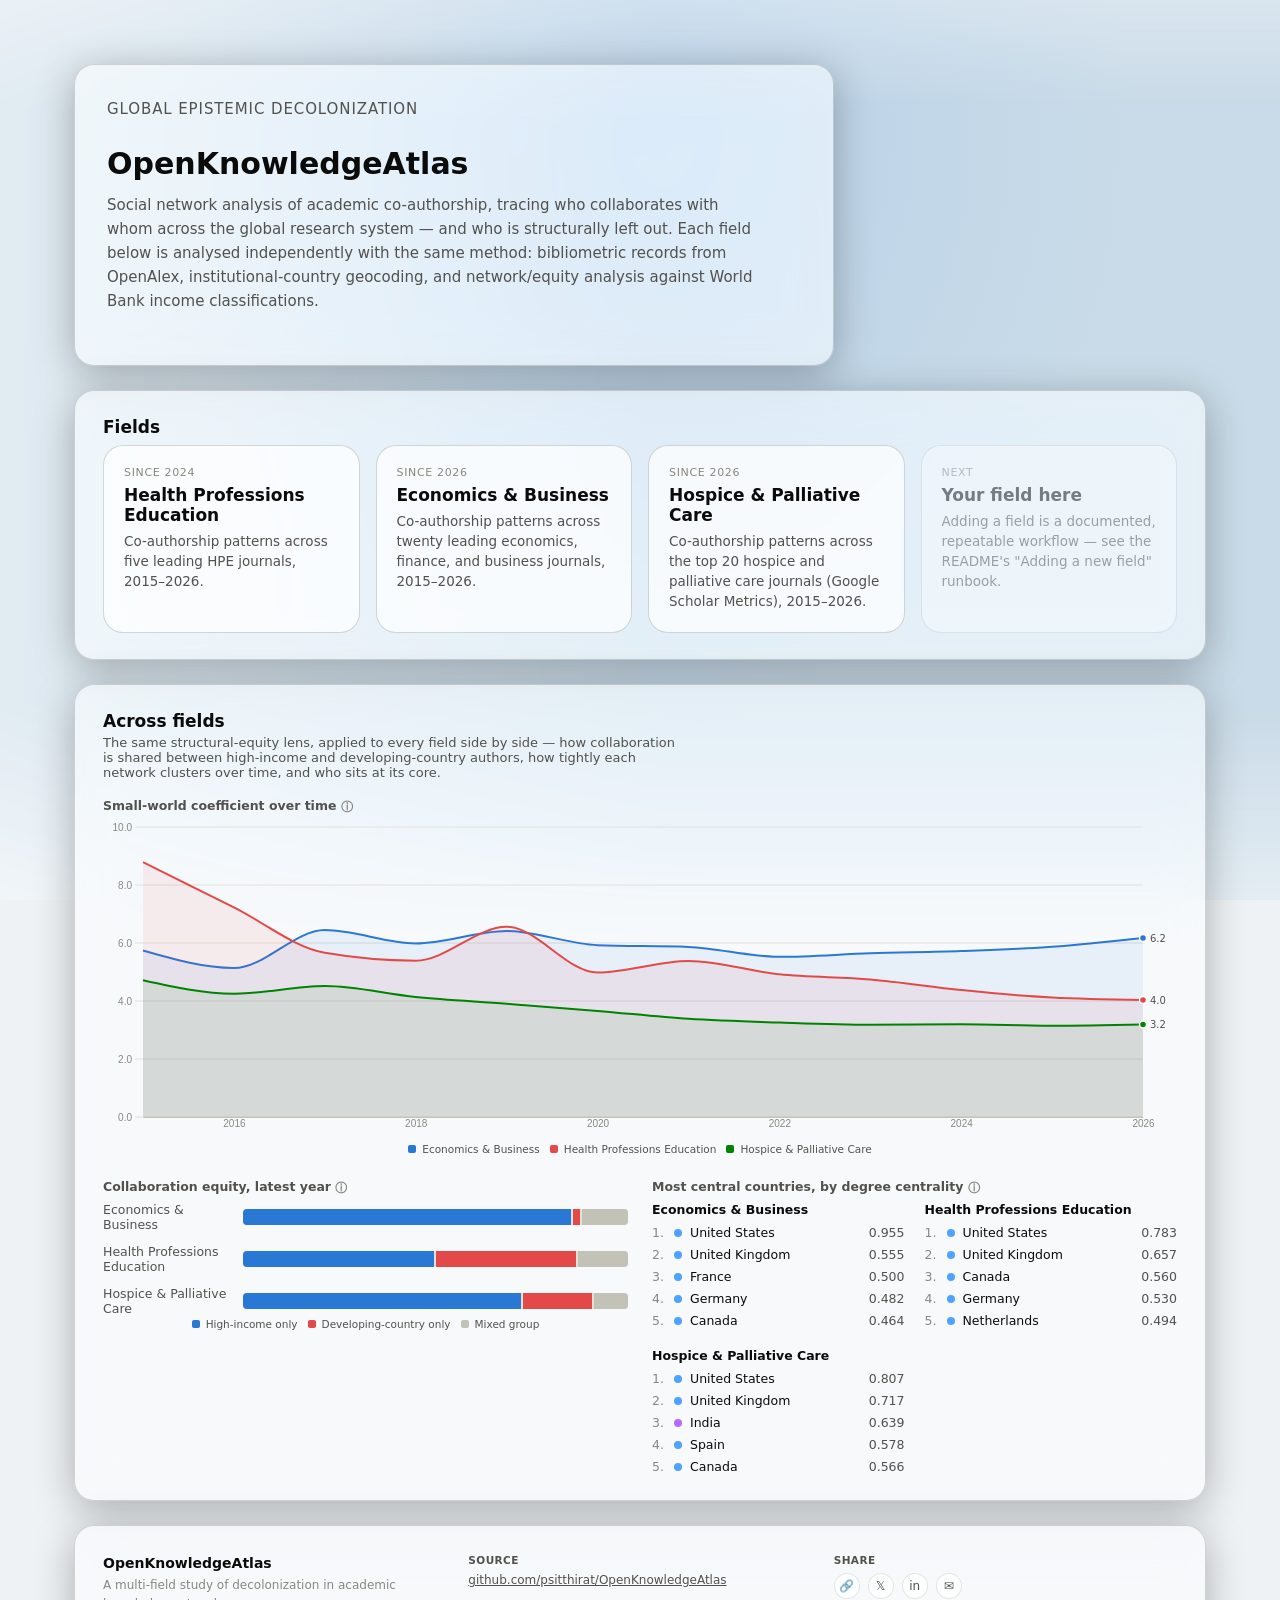
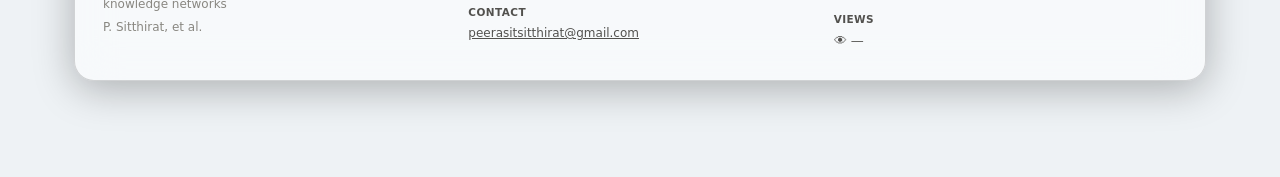
<file: dashboard/index.html>
<!doctype html>
<html lang="en">
<head>
<meta charset="utf-8">
<meta name="viewport" content="width=device-width, initial-scale=1">
<title>OpenKnowledgeAtlas — Global Research Network Dashboards</title>
<meta name="description" content="Interactive analyses of global co-authorship network patterns and equity implications, one dashboard per research field.">

<!-- Open Graph / Facebook, LinkedIn -->
<meta property="og:type" content="website">
<meta property="og:url" content="https://psitthirat.github.io/OpenKnowledgeAtlas/">
<meta property="og:title" content="OpenKnowledgeAtlas — Global Research Network Dashboards">
<meta property="og:description" content="Interactive analyses of global co-authorship network patterns and equity implications, one dashboard per research field.">
<meta property="og:image" content="https://psitthirat.github.io/OpenKnowledgeAtlas/shared/og-image.jpg">
<meta property="og:image:width" content="1200">
<meta property="og:image:height" content="630">

<!-- Twitter/X Card -->
<meta name="twitter:card" content="summary_large_image">
<meta name="twitter:url" content="https://psitthirat.github.io/OpenKnowledgeAtlas/">
<meta name="twitter:title" content="OpenKnowledgeAtlas — Global Research Network Dashboards">
<meta name="twitter:description" content="Interactive analyses of global co-authorship network patterns and equity implications, one dashboard per research field.">
<meta name="twitter:image" content="https://psitthirat.github.io/OpenKnowledgeAtlas/shared/og-image.jpg">

<script>
  (function () {
    try {
      var t = localStorage.getItem("theme");
      if (t !== "light" && t !== "dark") {
        t = window.matchMedia("(prefers-color-scheme: dark)").matches ? "dark" : "light";
      }
      document.documentElement.setAttribute("data-theme", t);
    } catch (e) {}
  })();
</script>
<link rel="stylesheet" href="shared/style.css?v=28">
</head>
<body class="viz-root">

  <div id="tooltip"></div>

  <div id="map-layer"></div>
  <div class="map-vignette"></div>

  <div id="content" style="width:min(1180px, 94vw); margin:0 auto; padding:64px 24px 96px;">

    <header class="glass hero">
      <p class="hero-eyebrow">Global Epistemic Decolonization</p>
      <h1>OpenKnowledgeAtlas</h1>
      <p>Social network analysis of academic co-authorship, tracing who collaborates with whom across the
        global research system &mdash; and who is structurally left out. Each field below is analysed
        independently with the same method: bibliometric records from OpenAlex, institutional-country
        geocoding, and network/equity analysis against World Bank income classifications.</p>
    </header>

    <section class="glass panel">
      <h2>Fields</h2>
      <div class="field-grid">
        <a class="field-card" href="meded/">
          <span class="field-card-eyebrow">Since 2024</span>
          <h3>Health Professions Education</h3>
          <p>Co-authorship patterns across five leading HPE journals, 2015&ndash;2026.</p>
        </a>
        <a class="field-card" href="econ/">
          <span class="field-card-eyebrow">Since 2026</span>
          <h3>Economics &amp; Business</h3>
          <p>Co-authorship patterns across twenty leading economics, finance, and business journals, 2015&ndash;2026.</p>
        </a>
        <a class="field-card" href="palli/">
          <span class="field-card-eyebrow">Since 2026</span>
          <h3>Hospice &amp; Palliative Care</h3>
          <p>Co-authorship patterns across the top 20 hospice and palliative care journals (Google Scholar Metrics), 2015&ndash;2026.</p>
        </a>
        <div class="field-card is-placeholder">
          <span class="field-card-eyebrow">Next</span>
          <h3>Your field here</h3>
          <p>Adding a field is a documented, repeatable workflow &mdash; see the README's "Adding a new field" runbook.</p>
        </div>
      </div>
    </section>

    <section class="glass panel" id="panel-compare">
      <h2>Across fields</h2>
      <p class="panel-sub">The same structural-equity lens, applied to every field side by side &mdash; how
        collaboration is shared between high-income and developing-country authors, how tightly each network
        clusters over time, and who sits at its core.</p>

      <div class="compare-layout">
        <div class="ts-card compare-hero">
          <h3>Small-world coefficient over time <span class="info-icon" data-metric="small-world">&#9432;</span></h3>
          <svg id="chart-compare-smallworld" class="chart" width="100%" height="320"></svg>
          <div class="ts-legend" id="compare-smallworld-legend"></div>
        </div>

        <div class="compare-bottom">
          <div class="ts-card">
            <h3>Collaboration equity, latest year <span class="info-icon" data-metric="collab-equity">&#9432;</span></h3>
            <div class="equity-rows" id="compare-equity"></div>
            <div class="ts-legend" id="compare-equity-legend"></div>
          </div>

          <div class="ts-card">
            <h3>Most central countries, by degree centrality <span class="info-icon" data-metric="degree">&#9432;</span></h3>
            <div class="leaders-columns" id="compare-leaders"></div>
          </div>
        </div>
      </div>
    </section>

    <footer class="glass" id="site-footer">
      <div class="footer-col">
        <p class="footer-title">OpenKnowledgeAtlas</p>
        <p class="footer-sub">A multi-field study of decolonization in academic knowledge networks</p>
        <p class="footer-authors">P. Sitthirat, et al.</p>
      </div>
      <div class="footer-col">
        <p class="footer-label">Source</p>
        <p class="footer-sources">
          <a href="https://github.com/psitthirat/OpenKnowledgeAtlas" target="_blank" rel="noopener">github.com/psitthirat/OpenKnowledgeAtlas</a>
        </p>
        <p class="footer-label" style="margin-top:12px;">Contact</p>
        <p><a href="mailto:peerasitsitthirat@gmail.com">peerasitsitthirat@gmail.com</a></p>
      </div>
      <div class="footer-col">
        <p class="footer-label">Share</p>
        <div class="share-row" id="share-row">
          <button type="button" id="share-copy" title="Copy link" aria-label="Copy link">&#128279;</button>
          <a id="share-x" href="#" target="_blank" rel="noopener" title="Share on X" aria-label="Share on X">&#120143;</a>
          <a id="share-linkedin" href="#" target="_blank" rel="noopener" title="Share on LinkedIn" aria-label="Share on LinkedIn">in</a>
          <a id="share-email" href="#" title="Share by email" aria-label="Share by email">&#9993;</a>
        </div>
        <p class="footer-label" style="margin-top:12px;">Views</p>
        <p id="view-counter">&#128065;&nbsp;<span id="view-count">&mdash;</span></p>
      </div>
    </footer>

  </div>

  <script src="shared/vendor/d3.v7.min.js"></script>
  <script src="shared/tooltip.js?v=1"></script>
  <script src="shared/hub_comparison.js?v=1"></script>
  <script src="shared/hub_compare.js?v=1"></script>
  <script src="shared/share.js?v=1"></script>

  <!-- Privacy-friendly page-view tracking: https://www.goatcounter.com -->
  <script data-goatcounter="https://psitthirat.goatcounter.com/count"
          async src="//gc.zgo.at/count.js"></script>
</body>
</html>
</file>
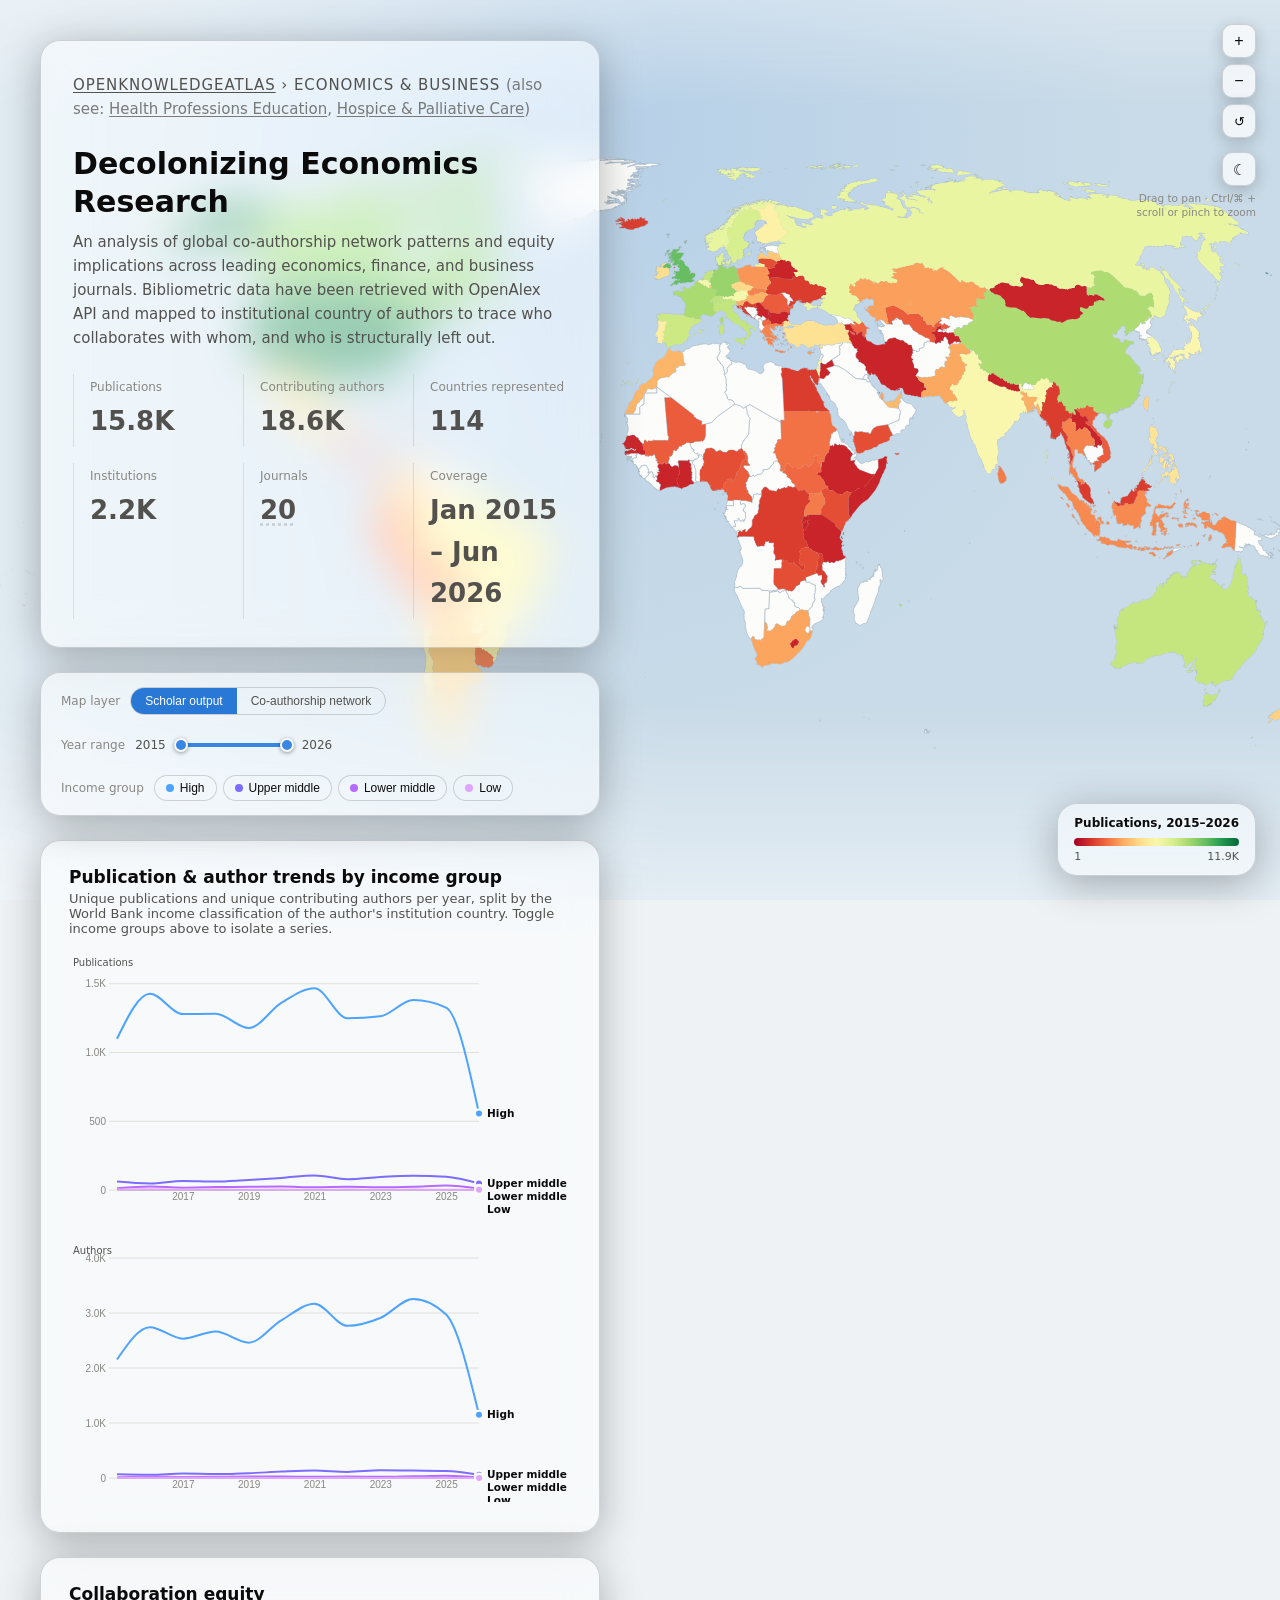
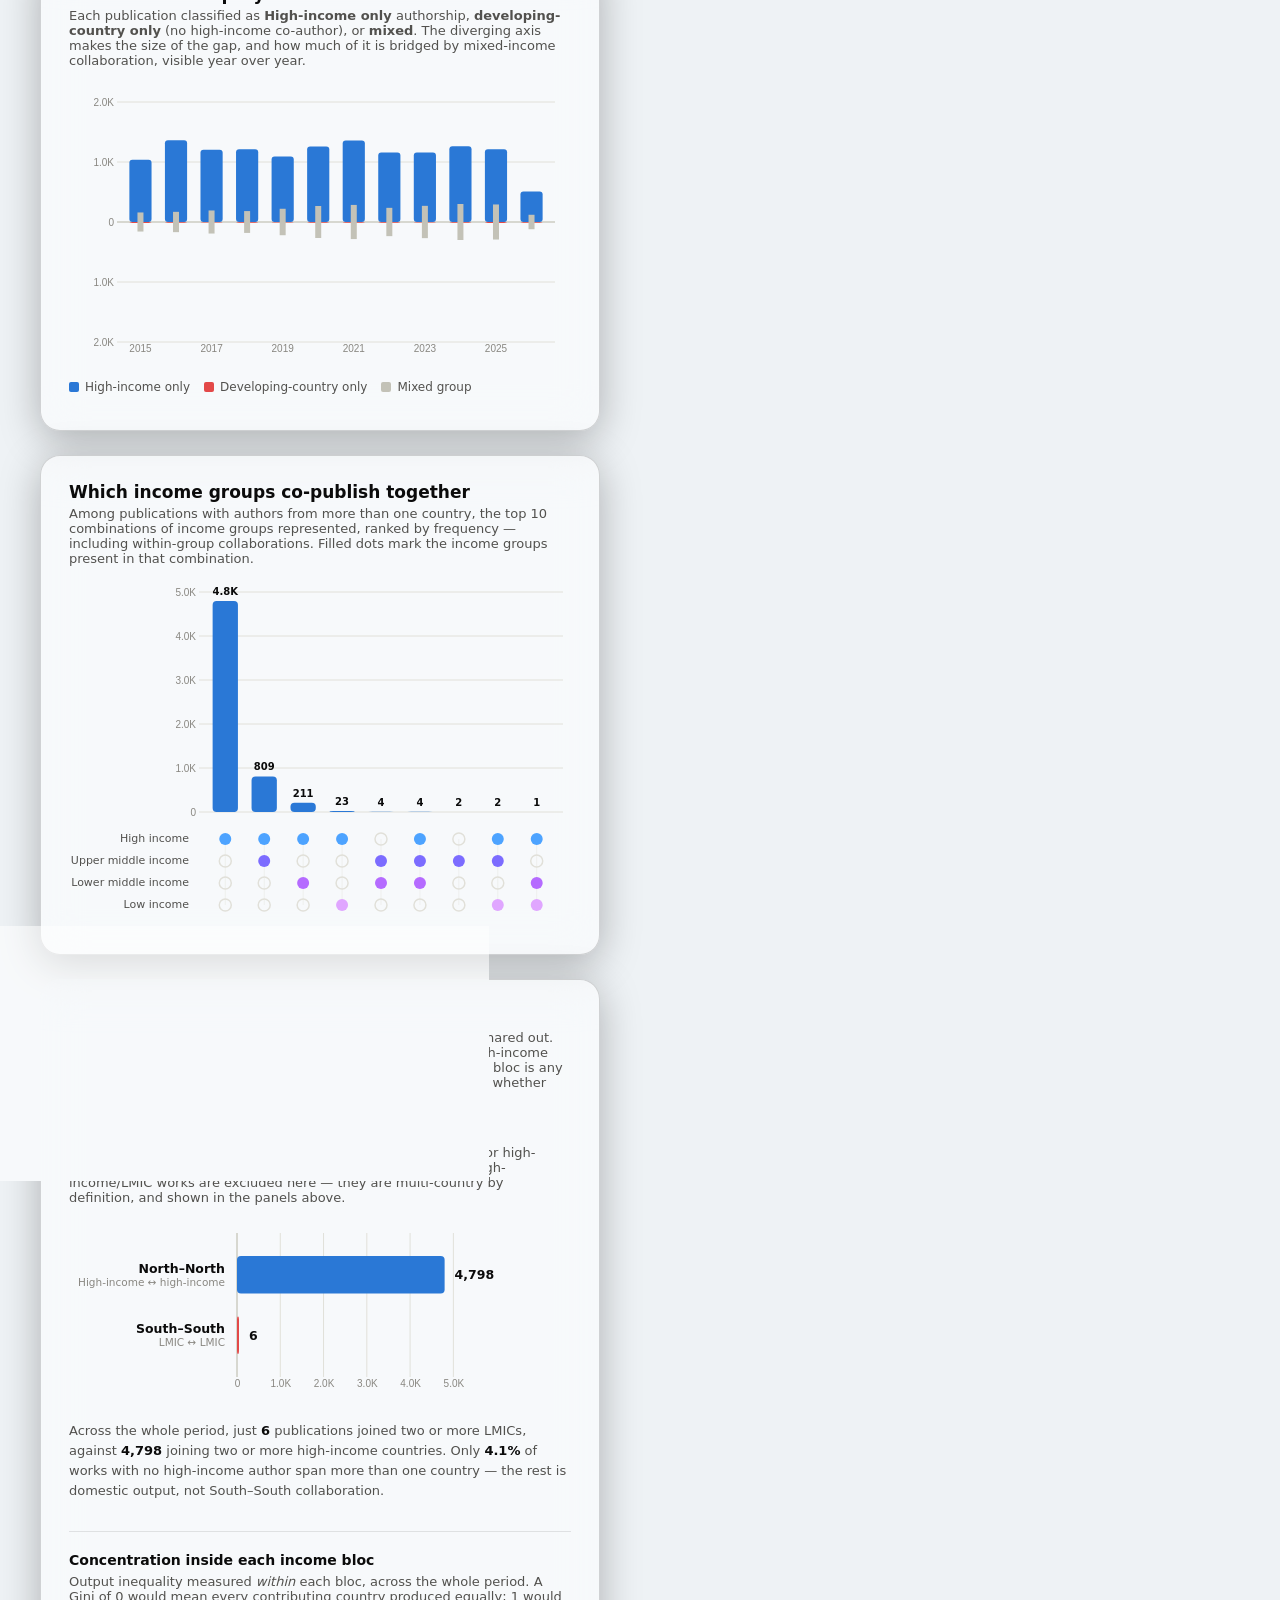
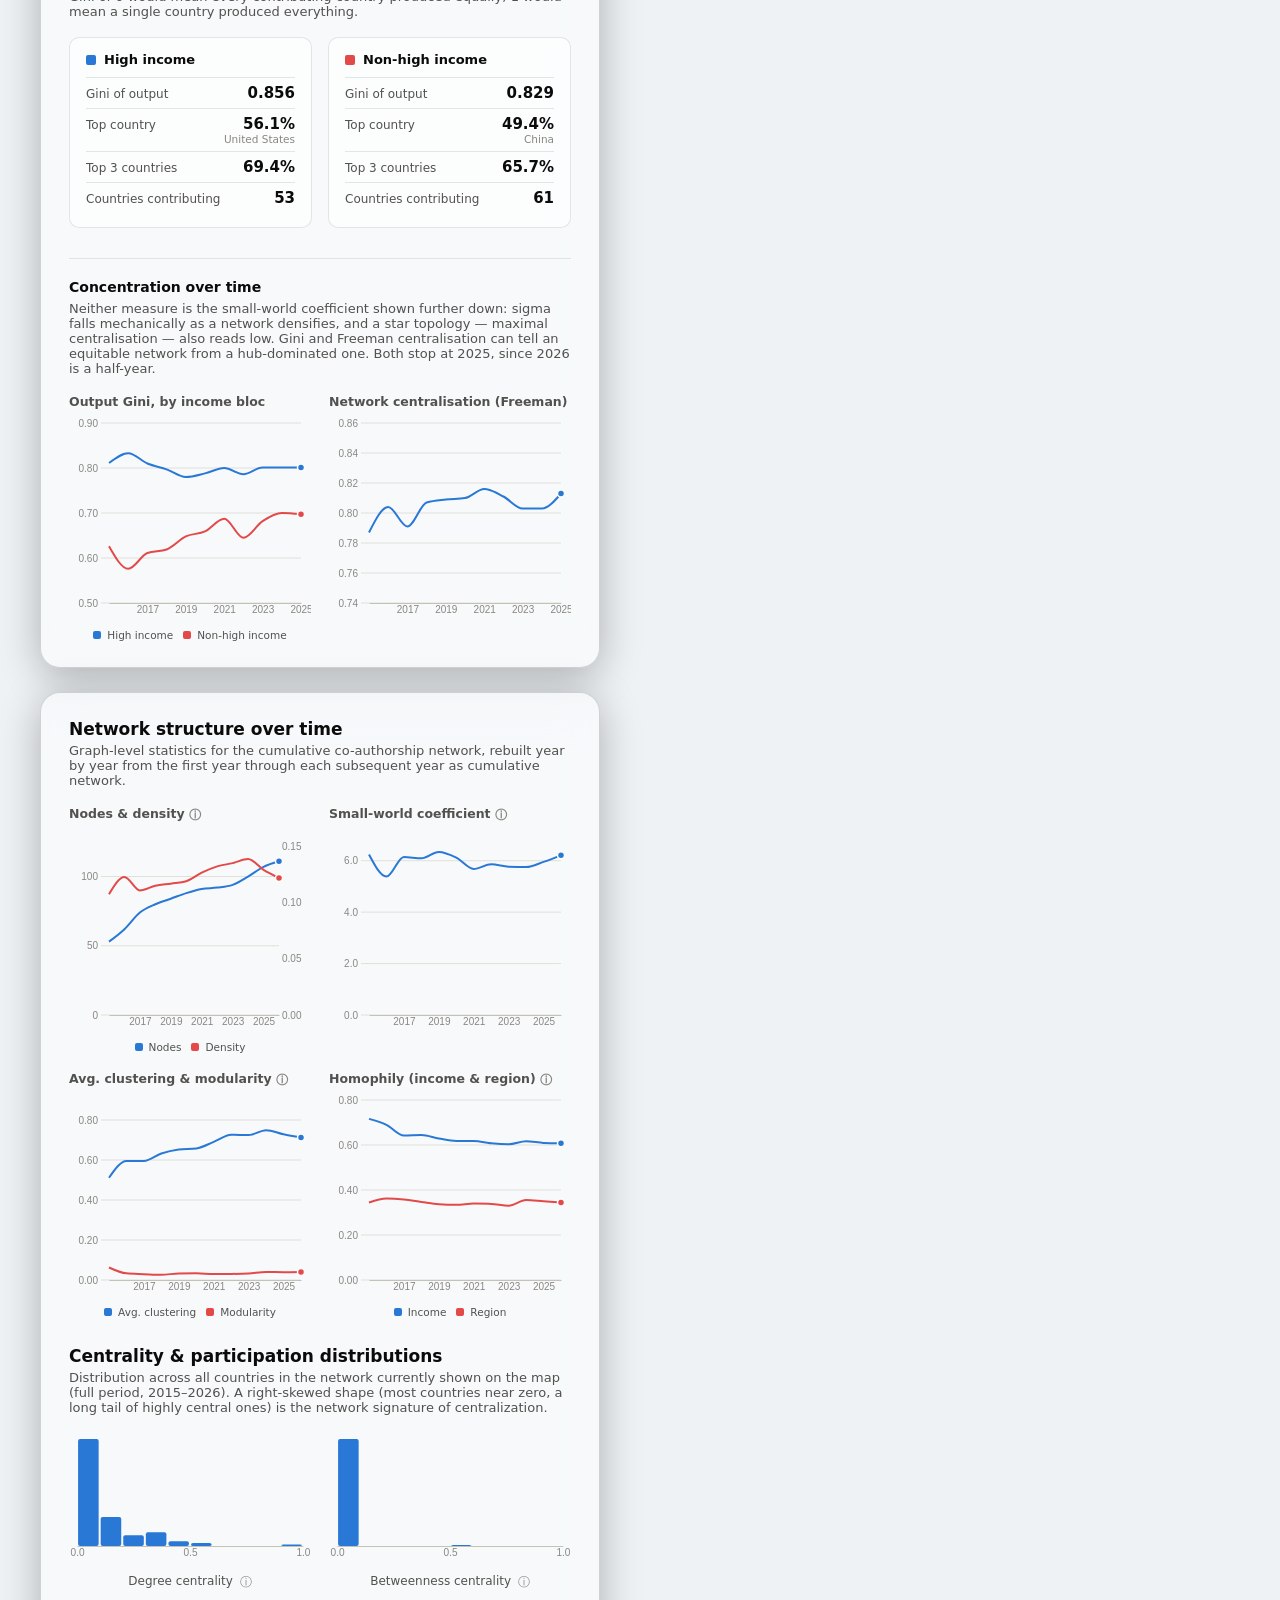
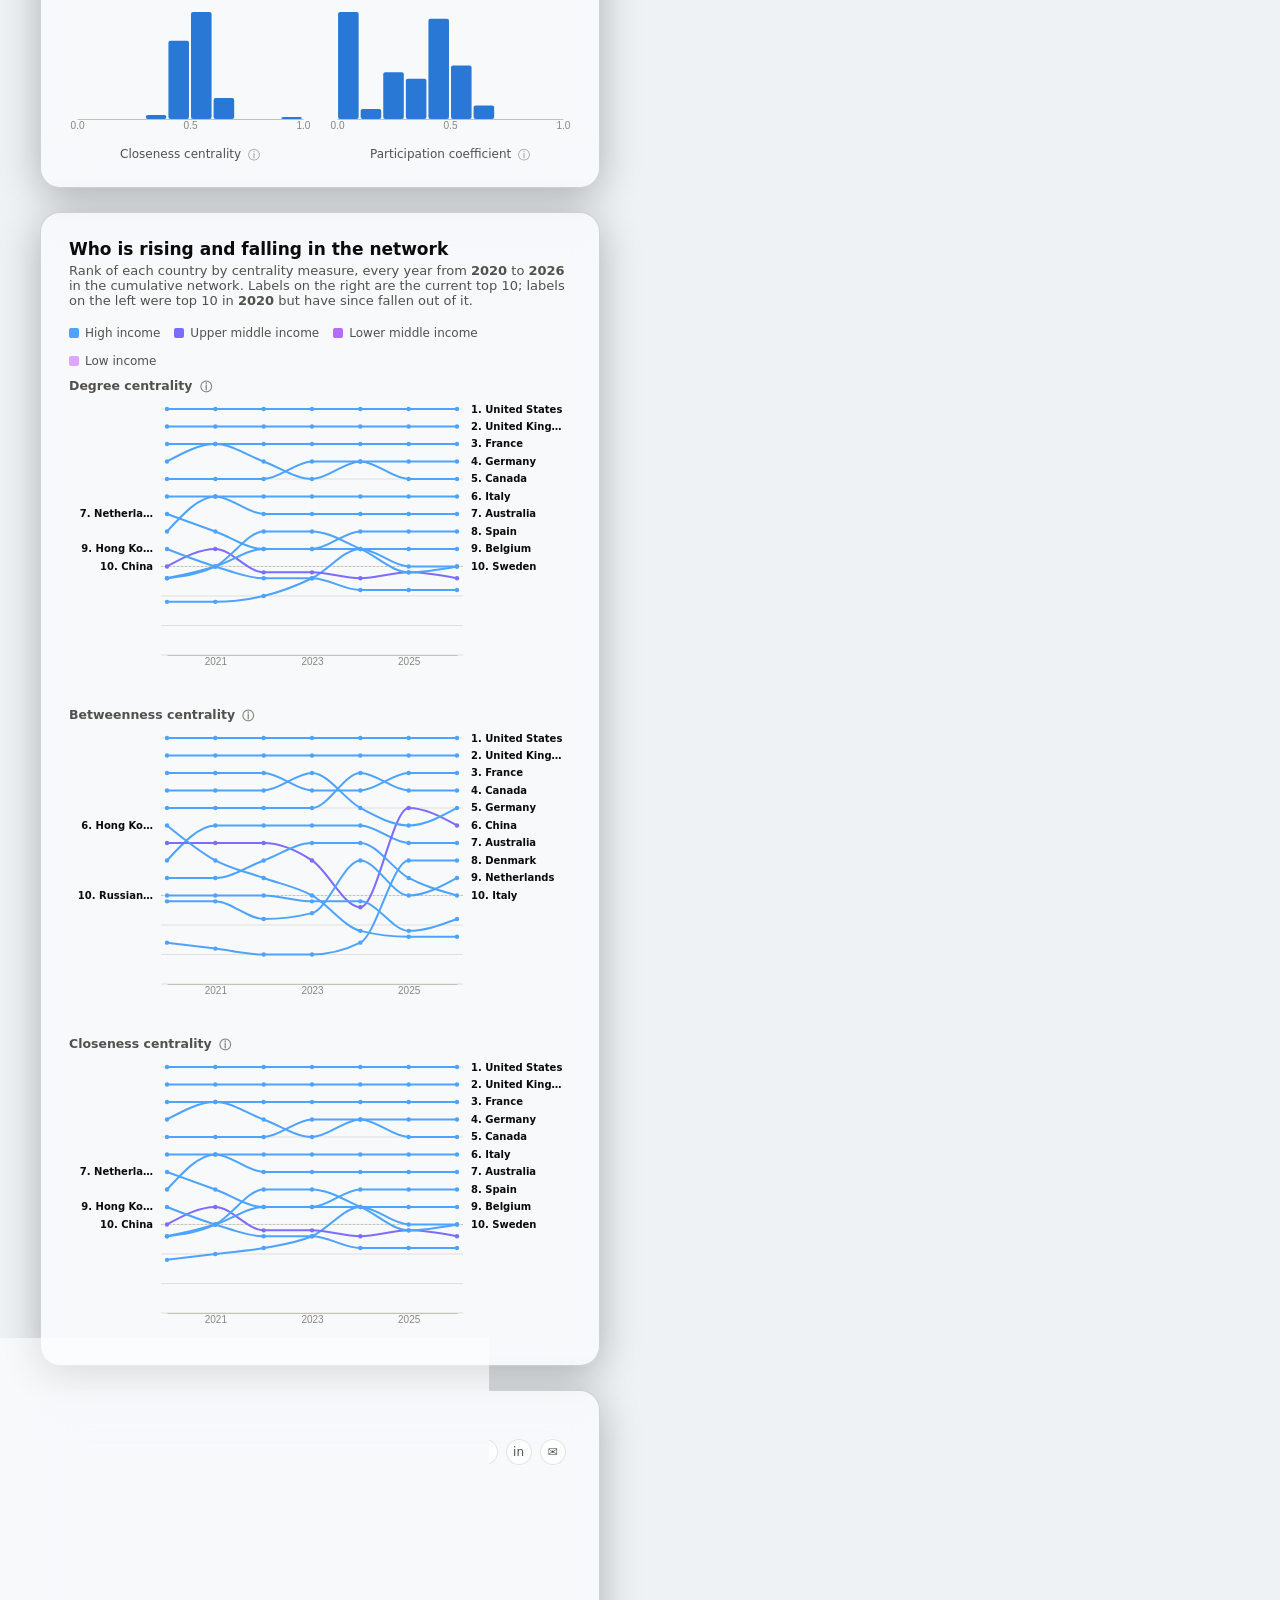
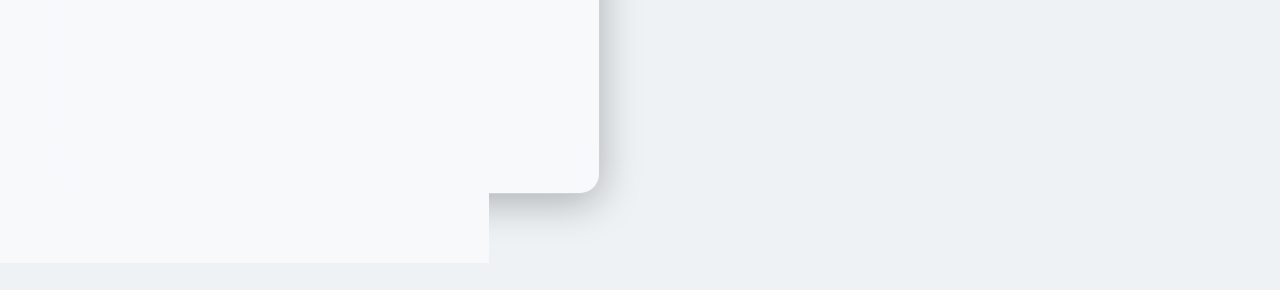
<file: dashboard/econ/index.html>
<!doctype html>
<html lang="en">
<head>
<meta charset="utf-8">
<meta name="viewport" content="width=device-width, initial-scale=1">
<title>Decolonizing Economics Research — Global Network Dashboard</title>
<meta name="description" content="An interactive analysis of global co-authorship network patterns and equity implications across leading economics, finance, and business journals.">

<!-- Open Graph / Facebook, LinkedIn -->
<meta property="og:type" content="website">
<meta property="og:url" content="https://psitthirat.github.io/OpenKnowledgeAtlas/econ/">
<meta property="og:title" content="Decolonizing Economics Research">
<meta property="og:description" content="An interactive analysis of global co-authorship network patterns and equity implications across leading economics, finance, and business journals.">
<meta property="og:image" content="https://psitthirat.github.io/OpenKnowledgeAtlas/shared/og-image.jpg">
<meta property="og:image:width" content="1200">
<meta property="og:image:height" content="630">

<!-- Twitter/X Card -->
<meta name="twitter:card" content="summary_large_image">
<meta name="twitter:url" content="https://psitthirat.github.io/OpenKnowledgeAtlas/econ/">
<meta name="twitter:title" content="Decolonizing Economics Research">
<meta name="twitter:description" content="An interactive analysis of global co-authorship network patterns and equity implications across leading economics, finance, and business journals.">
<meta name="twitter:image" content="https://psitthirat.github.io/OpenKnowledgeAtlas/shared/og-image.jpg">

<script>
  // Applied synchronously, before CSS paints, so the theme never flashes
  // the wrong value first. Always stamps data-theme (falling back to the
  // OS preference when nothing is saved yet) so style.css has exactly one
  // set of rules to define per theme -- no separate prefers-color-scheme
  // block to keep in sync by hand.
  (function () {
    try {
      var t = localStorage.getItem("theme");
      if (t !== "light" && t !== "dark") {
        t = window.matchMedia("(prefers-color-scheme: dark)").matches ? "dark" : "light";
      }
      document.documentElement.setAttribute("data-theme", t);
    } catch (e) {}
  })();
</script>
<link rel="stylesheet" href="../shared/style.css?v=29">
</head>
<body class="viz-root">

  <div id="map-layer"><svg id="world-svg"></svg></div>
  <div class="map-vignette"></div>
  <div id="tooltip"></div>
  <div class="glass" id="map-legend"></div>
  <div id="zoom-controls">
    <button id="zoom-in" title="Zoom in" aria-label="Zoom in">+</button>
    <button id="zoom-out" title="Zoom out" aria-label="Zoom out">&minus;</button>
    <button id="zoom-reset" title="Reset view" aria-label="Reset view">&#8634;</button>
    <button id="theme-toggle" title="Toggle light/dark theme" aria-label="Toggle light/dark theme"></button>
  </div>
  <p id="zoom-hint">Drag to pan &middot; Ctrl/&#8984; + scroll or pinch to zoom</p>

  <div id="content">

    <header class="glass hero">
      <p class="hero-eyebrow">
        <a href="../">OpenKnowledgeAtlas</a> &rsaquo; Economics &amp; Business
        <span class="field-switch">(also see: <a href="../meded/">Health Professions Education</a>, <a href="../palli/">Hospice &amp; Palliative Care</a>)</span>
      </p>
      <h1>Decolonizing Economics Research</h1>
      <p>An analysis of global co-authorship network patterns and equity implications across leading economics,
        finance, and business journals. Bibliometric data have been retrieved with OpenAlex API and mapped to
        institutional country of authors to trace who collaborates with whom, and who is structurally left out.</p>
      <div class="kpi-row" id="kpi-row"></div>
    </header>

    <nav class="glass" id="filter-bar">
      <div class="filter-group">
        <span class="fg-label">Map layer</span>
        <div class="map-mode-toggle" id="map-mode-toggle">
          <button data-mode="choropleth" class="is-active">Scholar output</button>
          <button data-mode="network">Co-authorship network</button>
        </div>
      </div>
      <div class="filter-group" id="network-variant-group" style="display:none;">
        <span class="fg-label">Network snapshot</span>
        <select id="network-variant-select">
          <option value="network_full">Full period (2015&ndash;2026)</option>
          <option value="network_early_period">Early period (2015&ndash;2019)</option>
          <option value="network_lic_first_author">Low-income first-author only</option>
        </select>
      </div>
      <div class="filter-group" id="year-range-group">
        <span class="fg-label">Year range</span>
        <div class="year-range">
          <span id="year-range-min-label">2015</span>
          <div class="range-slider">
            <div class="range-track"></div>
            <div class="range-track-fill" id="range-track-fill"></div>
            <input type="range" id="year-range-min" min="2015" max="2026" value="2015" step="1">
            <input type="range" id="year-range-max" min="2015" max="2026" value="2026" step="1">
          </div>
          <span id="year-range-max-label">2026</span>
        </div>
      </div>
      <div class="filter-group">
        <span class="fg-label">Income group</span>
        <div class="chip-set" id="income-chip-set"></div>
      </div>
    </nav>

    <section class="glass panel" id="panel-trends">
      <h2>Publication &amp; author trends by income group</h2>
      <p class="panel-sub">Unique publications and unique contributing authors per year, split by the World Bank
        income classification of the author's institution country. Toggle income groups above to isolate a series.</p>
      <div class="panel-grid cols-2">
        <div>
          <svg id="chart-trend-pubs" class="chart" width="100%" height="260"></svg>
        </div>
        <div>
          <svg id="chart-trend-authors" class="chart" width="100%" height="260"></svg>
        </div>
      </div>
    </section>

    <section class="glass panel" id="panel-equity">
      <h2>Collaboration equity</h2>
      <p class="panel-sub">Each publication classified as <strong>High-income only</strong> authorship, <strong>developing-country
        only</strong> (no high-income co-author), or <strong>mixed</strong>. The diverging axis makes the size of the gap,
        and how much of it is bridged by mixed-income collaboration, visible year over year.</p>
      <svg id="chart-equity" class="chart" width="100%" height="280"></svg>
      <div class="legend" id="equity-legend"></div>
    </section>

    <section class="glass panel" id="panel-upset">
      <h2>Which income groups co-publish together</h2>
      <p class="panel-sub">Among publications with authors from more than one country, the top 10 combinations of
        income groups represented, ranked by frequency &mdash; including within-group collaborations.
        Filled dots mark the income groups present in that combination.</p>
      <svg id="chart-upset" class="chart" width="100%" height="340"></svg>
    </section>

    <section class="glass panel" id="panel-concentration">
      <h2>Is production distributed, or only wider?</h2>
      <p class="panel-sub">More countries publishing is not the same as production being shared out. These three
        views separate the two: whether output outside high-income countries is actually <em>collaborative</em>,
        whether the non-high-income bloc is any less concentrated than the one it is usually contrasted with, and
        whether concentration has fallen as participation widened.</p>

      <h3 class="sub-head">Collaboration outside the high-income bloc</h3>
      <p class="panel-sub">Publications joining two or more countries, counted separately for high-income pairs and
        for pairs with no high-income author. Mixed high-income/LMIC works are excluded here &mdash; they are
        multi-country by definition, and shown in the panels above.</p>
      <svg id="chart-topology" class="chart" width="100%" height="180"></svg>
      <p class="topo-note" id="topology-note"></p>

      <h3 class="sub-head">Concentration inside each income bloc</h3>
      <p class="panel-sub">Output inequality measured <em>within</em> each bloc, across the whole period. A Gini of 0
        would mean every contributing country produced equally; 1 would mean a single country produced everything.</p>
      <div class="bloc-grid" id="bloc-concentration"></div>

      <h3 class="sub-head">Concentration over time</h3>
      <p class="panel-sub">Neither measure is the small-world coefficient shown further down: sigma falls
        mechanically as a network densifies, and a star topology &mdash; maximal centralisation &mdash; also reads
        low. Gini and Freeman centralisation can tell an equitable network from a hub-dominated one. Both stop at
        2025, since 2026 is a half-year.</p>
      <div class="small-multiples">
        <div class="ts-card">
          <h3>Output Gini, by income bloc</h3>
          <svg id="chart-ts-gini" class="chart" width="100%" height="210"></svg>
          <div class="ts-legend" id="ts-legend-gini"></div>
        </div>
        <div class="ts-card">
          <h3>Network centralisation (Freeman)</h3>
          <svg id="chart-ts-centralisation" class="chart" width="100%" height="210"></svg>
          <div class="ts-legend" id="ts-legend-centralisation"></div>
        </div>
      </div>
    </section>

    <section class="glass panel" id="panel-network-stats">
      <h2>Network structure over time</h2>
      <p class="panel-sub">Graph-level statistics for the cumulative co-authorship network, rebuilt year by year from
        the first year through each subsequent year as cumulative network.</p>
      <div class="small-multiples" id="network-timeseries-grid">
        <div class="ts-card">
          <h3>Nodes &amp; density <span class="info-icon" data-metric="nodes-density">&#9432;</span></h3>
          <svg id="chart-ts-nodes-density" class="chart" width="100%" height="210"></svg>
          <div class="ts-legend" id="ts-legend-nodes-density"></div>
        </div>
        <div class="ts-card">
          <h3>Small-world coefficient <span class="info-icon" data-metric="small-world">&#9432;</span></h3>
          <svg id="chart-ts-smallworld" class="chart" width="100%" height="210"></svg>
          <div class="ts-legend" id="ts-legend-smallworld"></div>
        </div>
        <div class="ts-card">
          <h3>Avg. clustering &amp; modularity <span class="info-icon" data-metric="clustering-modularity">&#9432;</span></h3>
          <svg id="chart-ts-clustering" class="chart" width="100%" height="210"></svg>
          <div class="ts-legend" id="ts-legend-clustering"></div>
        </div>
        <div class="ts-card">
          <h3>Homophily (income &amp; region) <span class="info-icon" data-metric="homophily">&#9432;</span></h3>
          <svg id="chart-ts-homophily" class="chart" width="100%" height="210"></svg>
          <div class="ts-legend" id="ts-legend-homophily"></div>
        </div>
      </div>
      <h2 style="margin-top:28px;">Centrality &amp; participation distributions</h2>
      <p class="panel-sub">Distribution across all countries in the network currently shown on the map
        (<span id="network-stats-variant-label">full period, 2015&ndash;2026</span>). A right-skewed shape (most
        countries near zero, a long tail of highly central ones) is the network signature of centralization.</p>
      <div class="small-multiples" id="centrality-distributions"></div>
    </section>

    <section class="glass panel" id="panel-bump">
      <h2>Who is rising and falling in the network</h2>
      <p class="panel-sub">Rank of each country by centrality measure, every year from
        <strong id="bump-first-label">2015</strong> to <strong id="bump-last-label">2026</strong> in the cumulative
        network. Labels on the right are the current top 10; labels on the left were top 10 in
        <strong id="bump-first-label-2">2015</strong> but have since fallen out of it.</p>
      <div class="legend" id="bump-legend"></div>
      <div class="bump-stack" id="bump-charts"></div>
    </section>

    <footer class="glass" id="site-footer">
      <div class="footer-col">
        <p class="footer-title">Decolonizing Economics Research</p>
        <p class="footer-sub">An analysis of global network patterns and equity implications</p>
        <p class="footer-authors">P. Sitthirat, et al.</p>
        <p class="footer-cite">
          <span class="footer-label">Suggested citation</span>
          Sitthirat, P., et al. <span id="footer-cite-year"></span>. <em>Decolonizing Economics
          Research: An Analysis of Global Network Patterns and Equity Implications</em> [Interactive
          dashboard].
        </p>
      </div>
      <div class="footer-col">
        <p class="footer-label">Sources</p>
        <p class="footer-sources">
          <a href="https://openalex.org" target="_blank" rel="noopener">OpenAlex</a> (bibliometric records),
          <a href="https://www.worldbank.org/en/publication/wdr2016/brief/global-database-of-shared-prosperity" target="_blank" rel="noopener">World Bank</a> (income classification),
          <a href="https://www.naturalearthdata.com" target="_blank" rel="noopener">Natural Earth</a> (basemap).
          Author-institution country geocoded and imputed per <code>fields/econ/pipeline.ipynb</code>.
        </p>
        <p class="footer-label" style="margin-top:12px;">Last updated</p>
        <p id="generated-at"></p>
        <p class="footer-label" style="margin-top:12px;">Contact</p>
        <p><a href="mailto:peerasitsitthirat@gmail.com">peerasitsitthirat@gmail.com</a></p>
      </div>
      <div class="footer-col">
        <p class="footer-label">Share</p>
        <div class="share-row" id="share-row">
          <button type="button" id="share-copy" title="Copy link" aria-label="Copy link">&#128279;</button>
          <a id="share-x" href="#" target="_blank" rel="noopener" title="Share on X" aria-label="Share on X">&#120143;</a>
          <a id="share-linkedin" href="#" target="_blank" rel="noopener" title="Share on LinkedIn" aria-label="Share on LinkedIn">in</a>
          <a id="share-email" href="#" title="Share by email" aria-label="Share by email">&#9993;</a>
        </div>
        <p class="footer-label" style="margin-top:12px;">Views</p>
        <p id="view-counter">&#128065;&nbsp;<span id="view-count">&mdash;</span></p>
      </div>
    </footer>

  </div>

  <script src="../shared/vendor/d3.v7.min.js"></script>
  <script src="../shared/tooltip.js?v=1"></script>
  <script src="../shared/world.js?v=27"></script>
  <script src="data.js?v=27"></script>
  <script src="../shared/app.js?v=31"></script>
  <script src="../shared/share.js?v=1"></script>

  <!-- Privacy-friendly page-view tracking: https://www.goatcounter.com -->
  <script data-goatcounter="https://psitthirat.goatcounter.com/count"
          async src="//gc.zgo.at/count.js"></script>
</body>
</html>
</file>
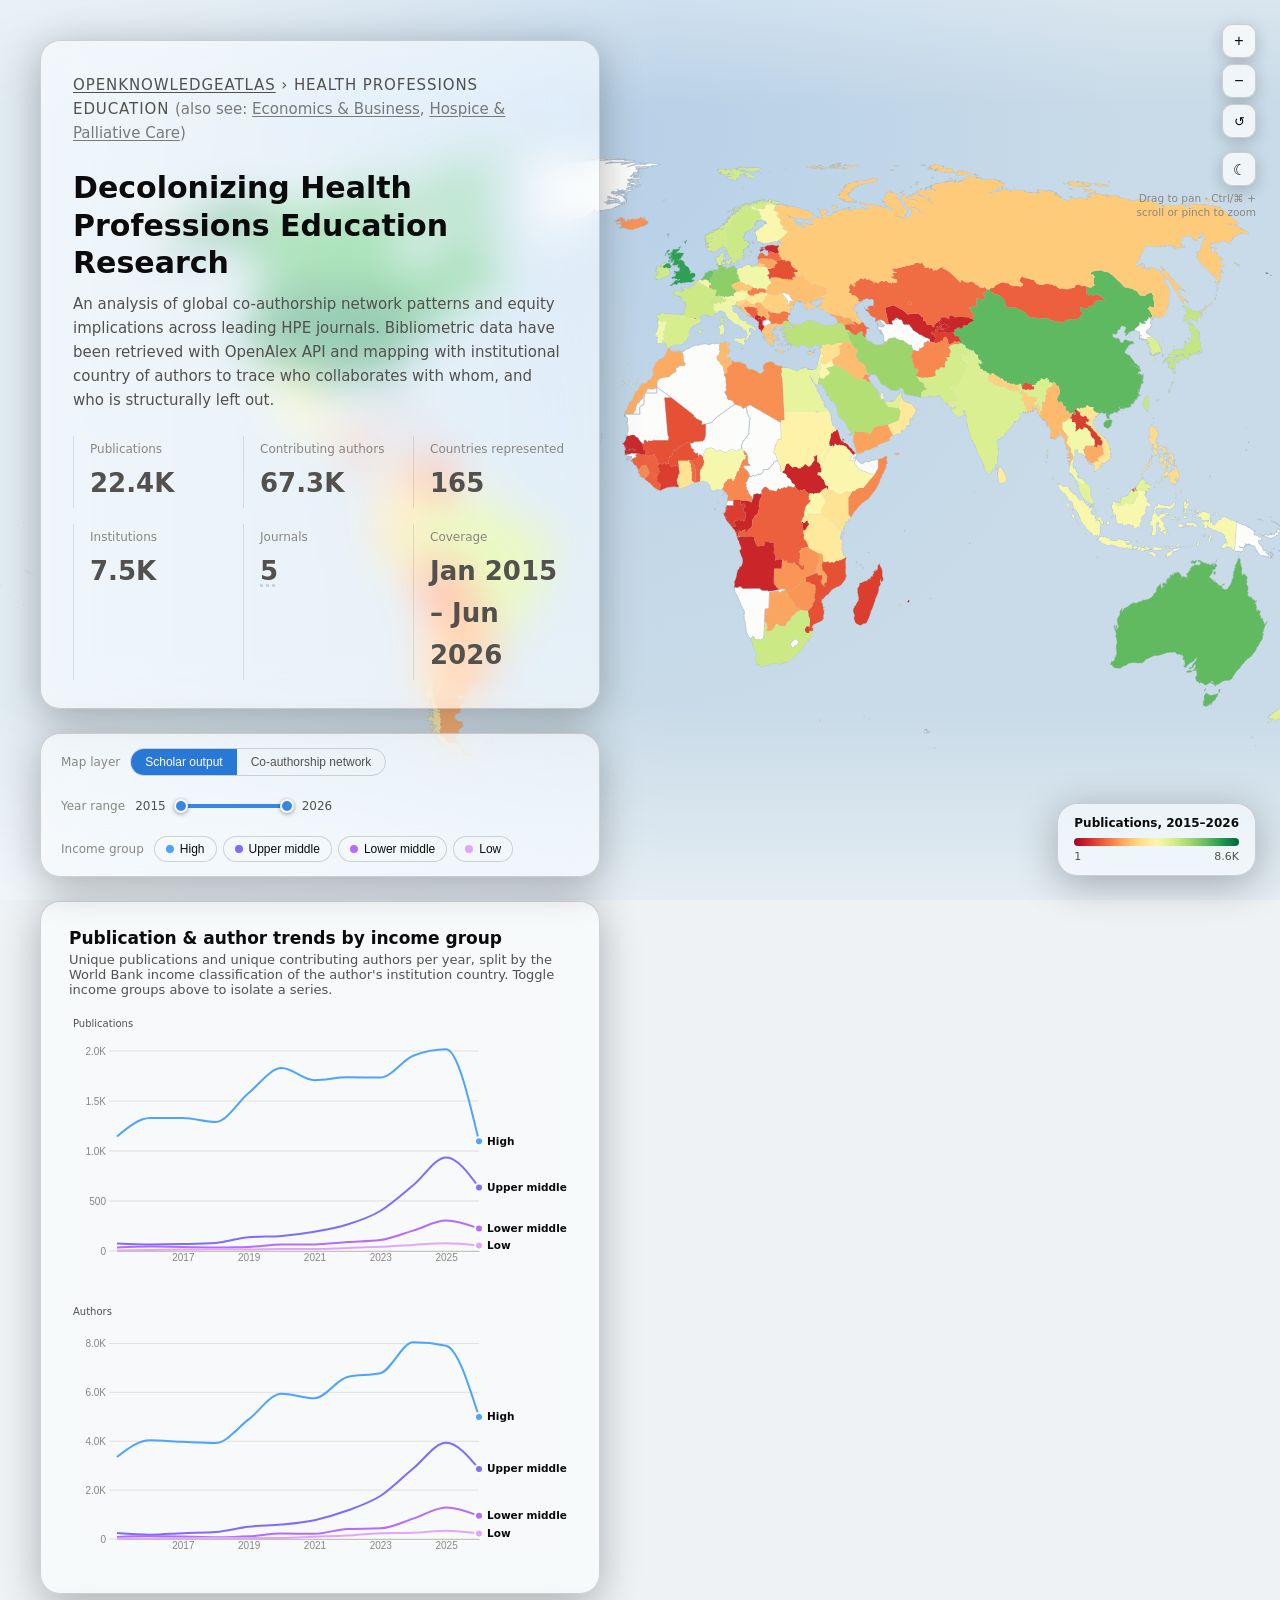
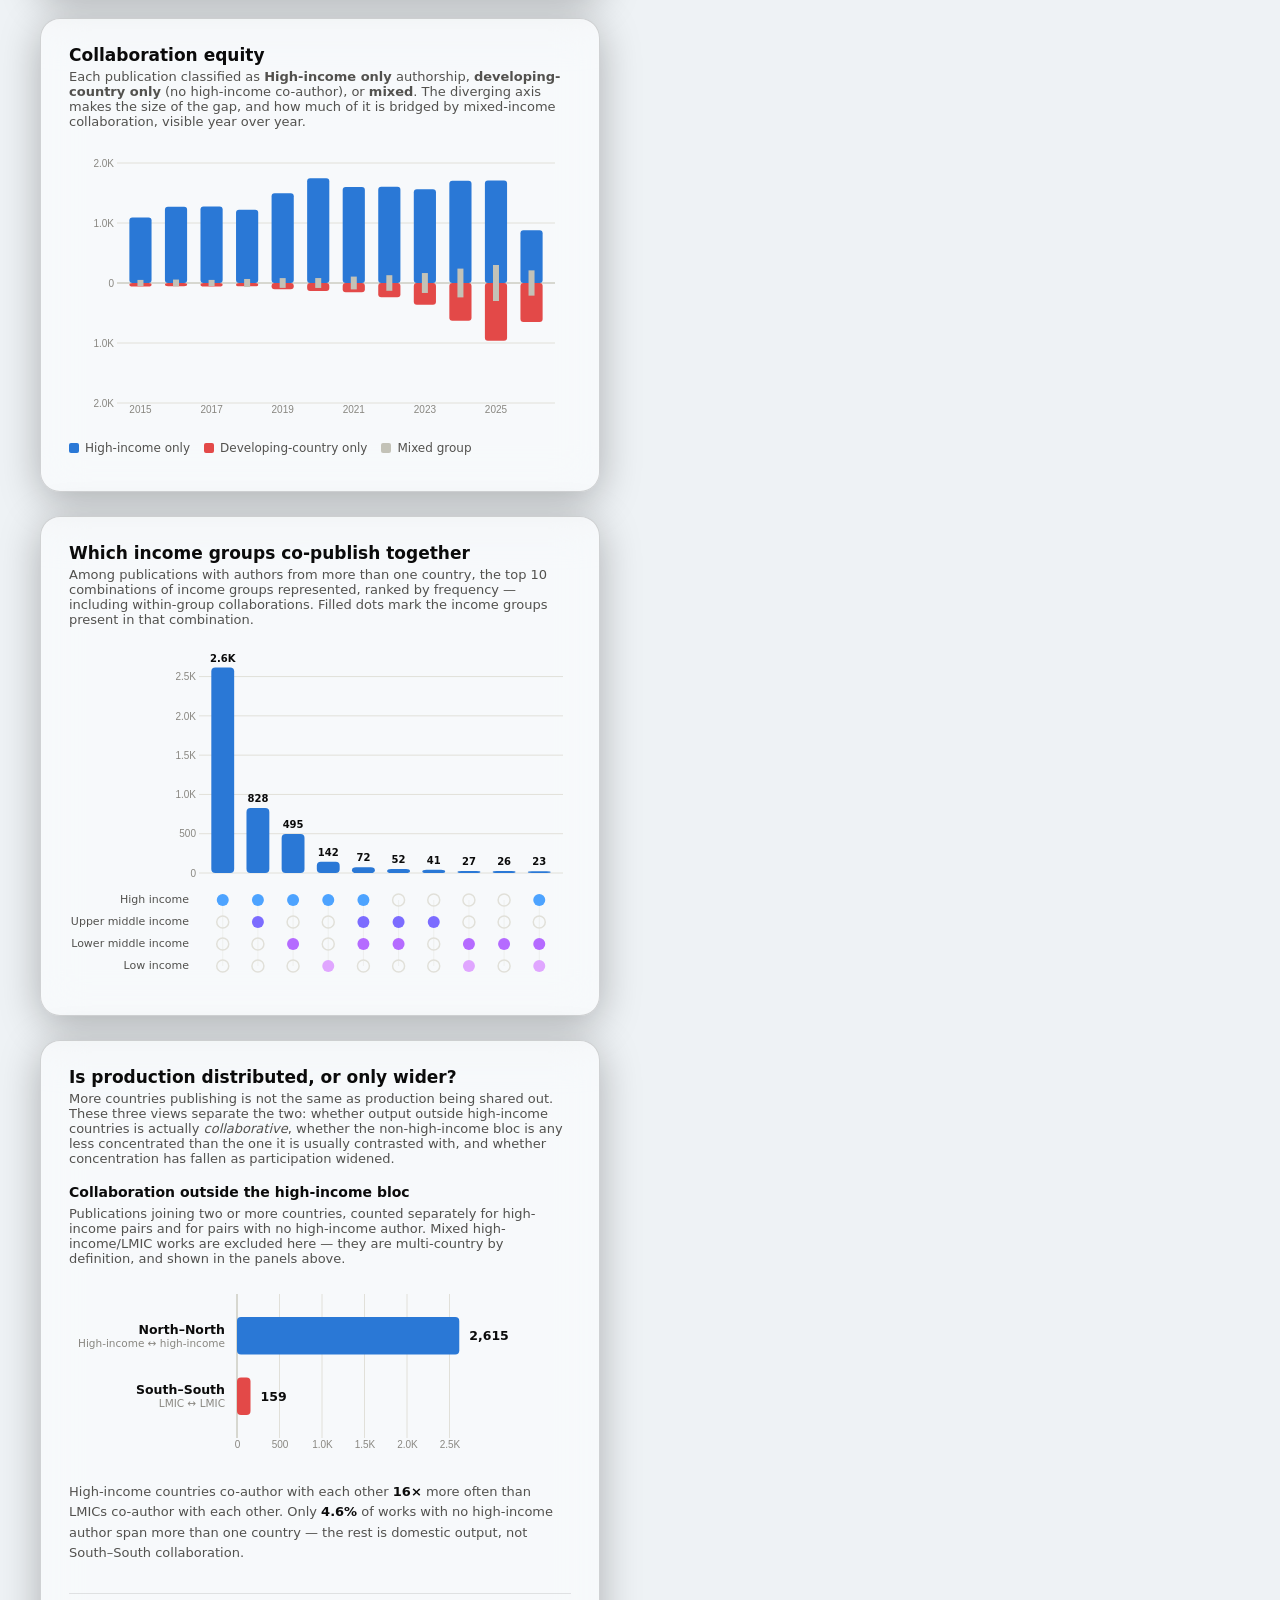
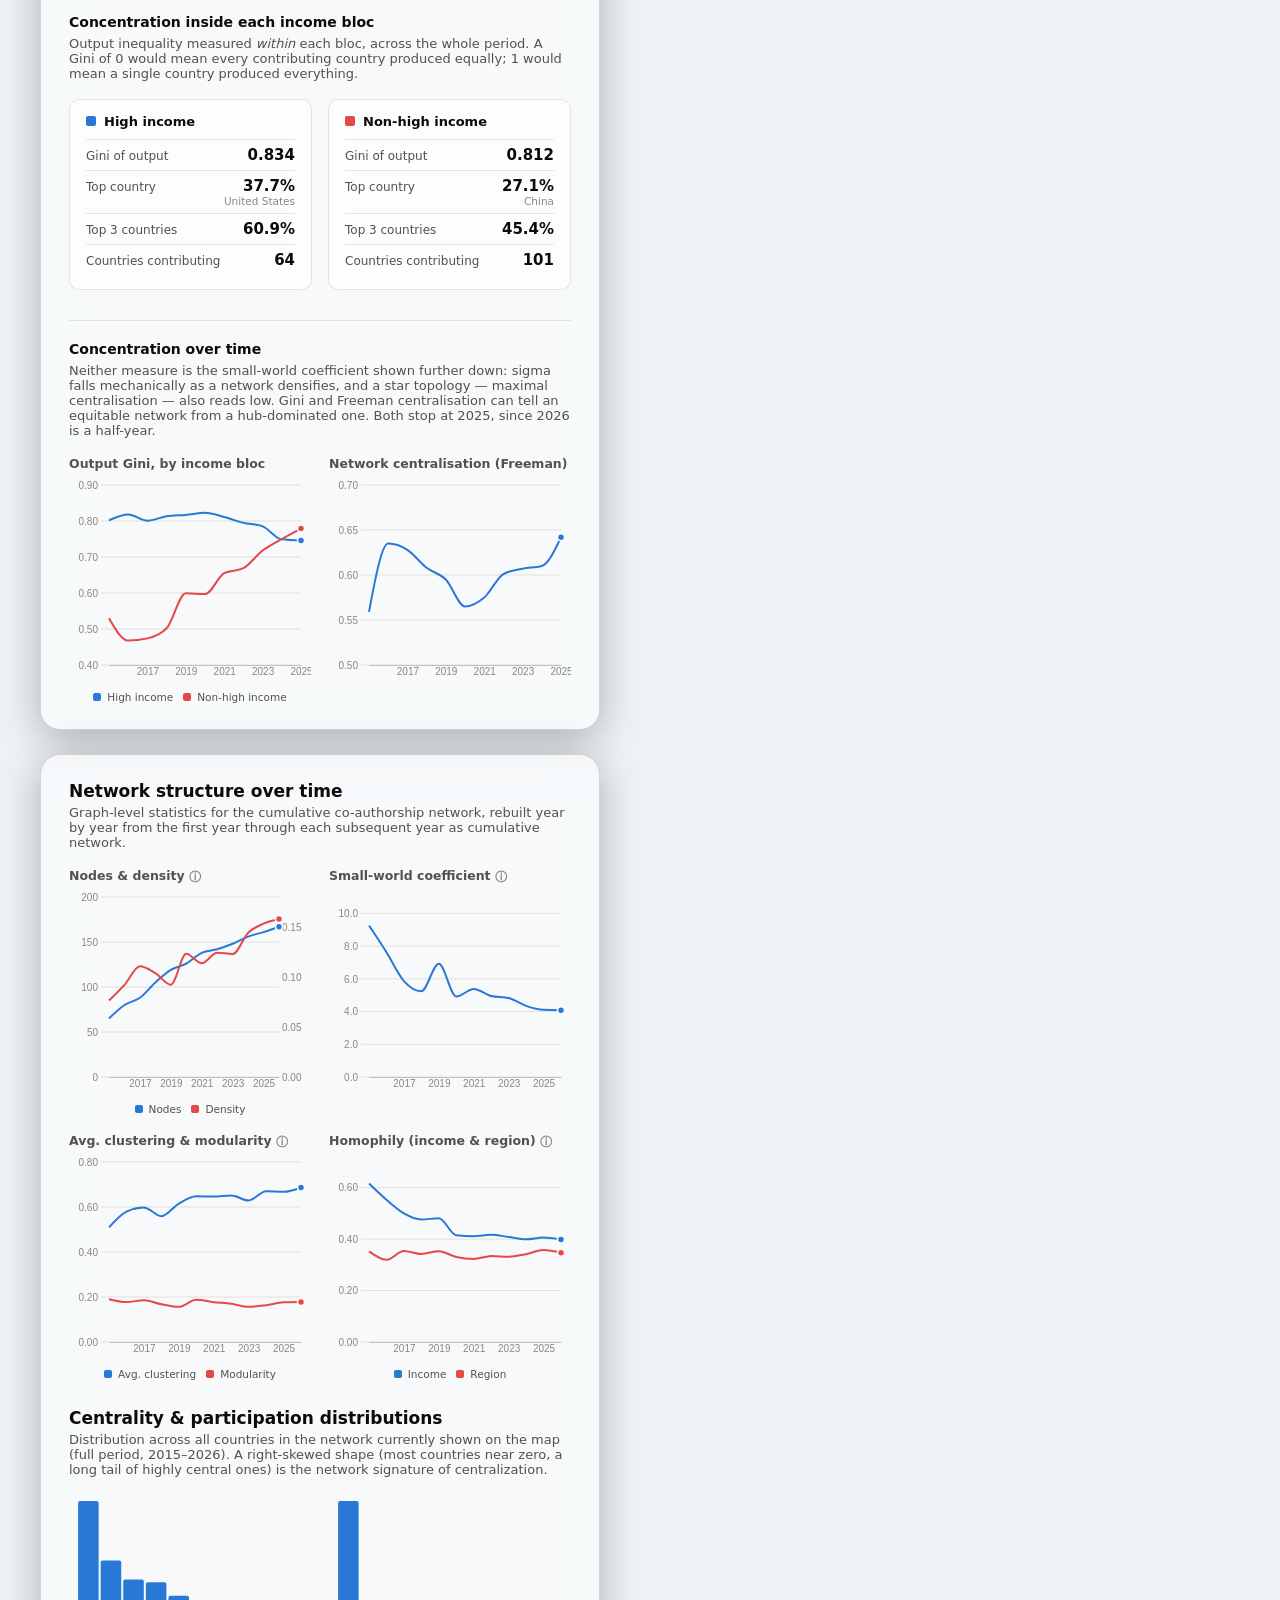
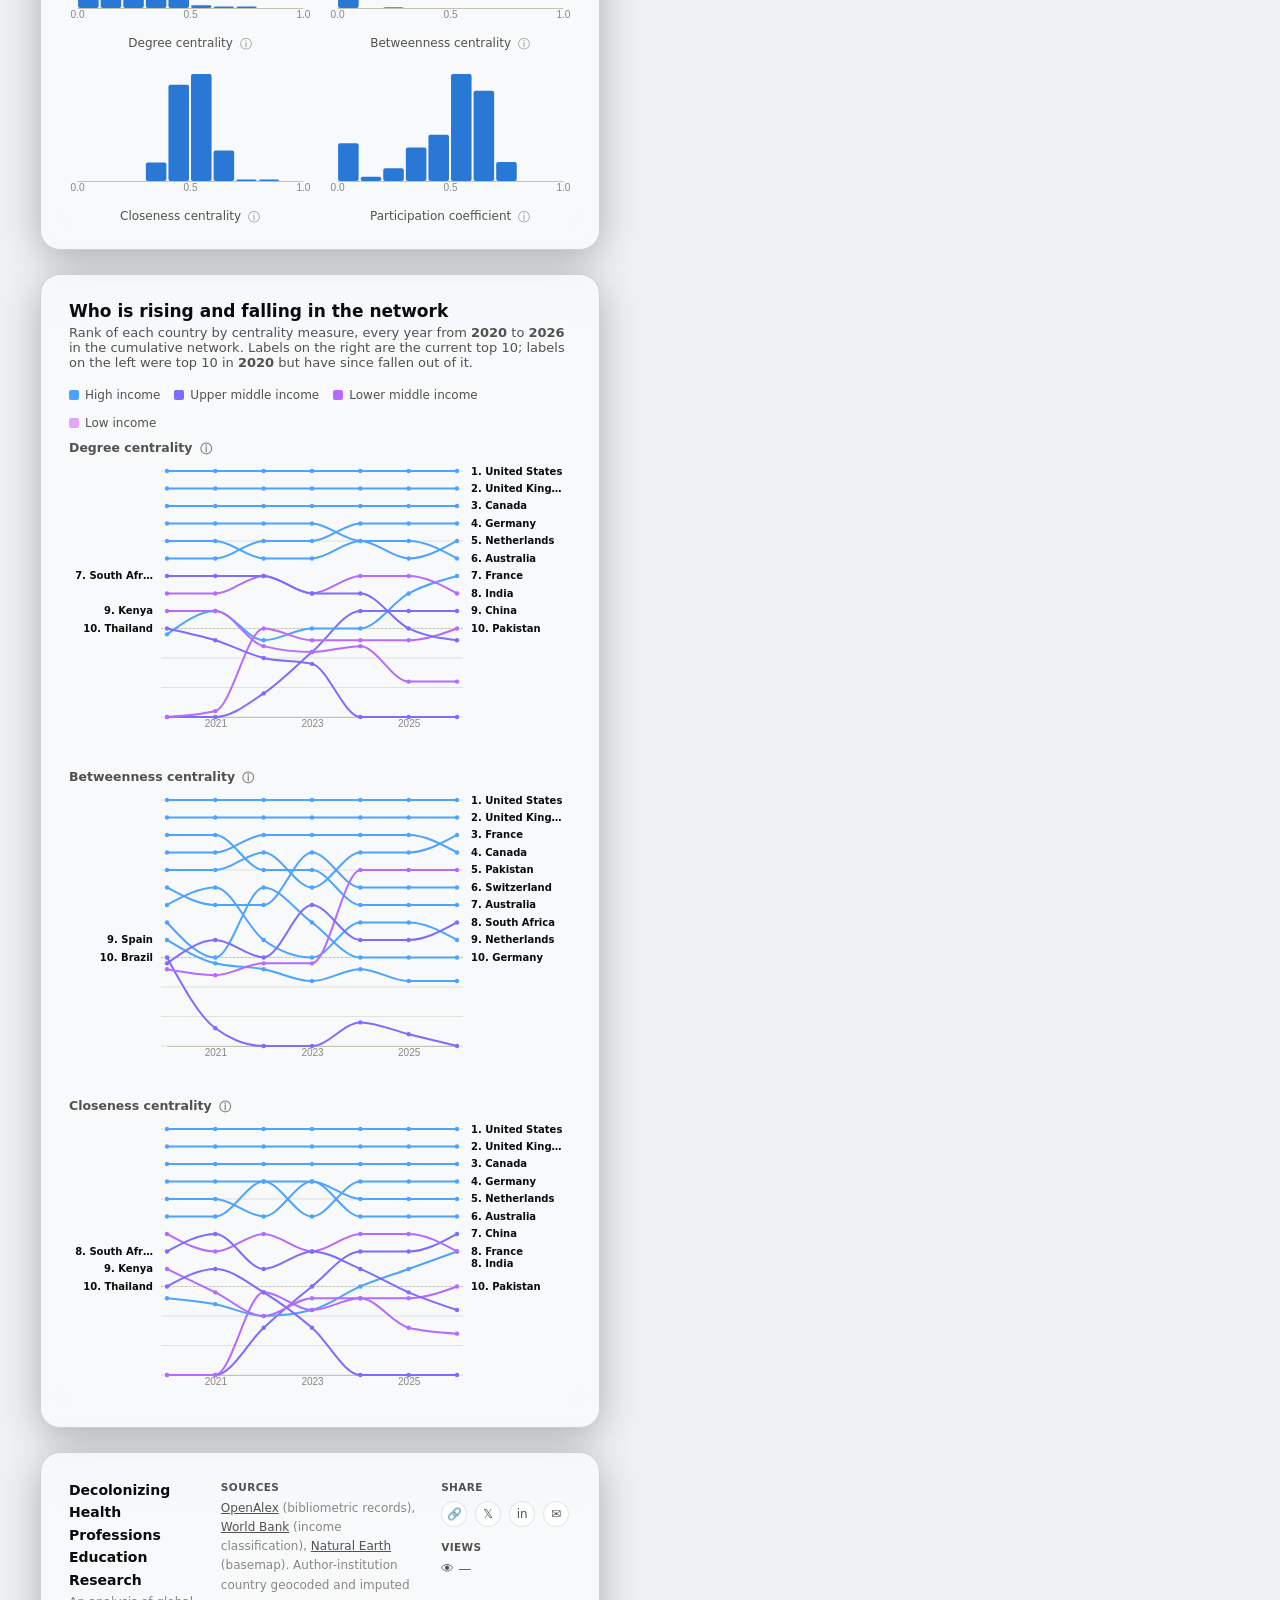
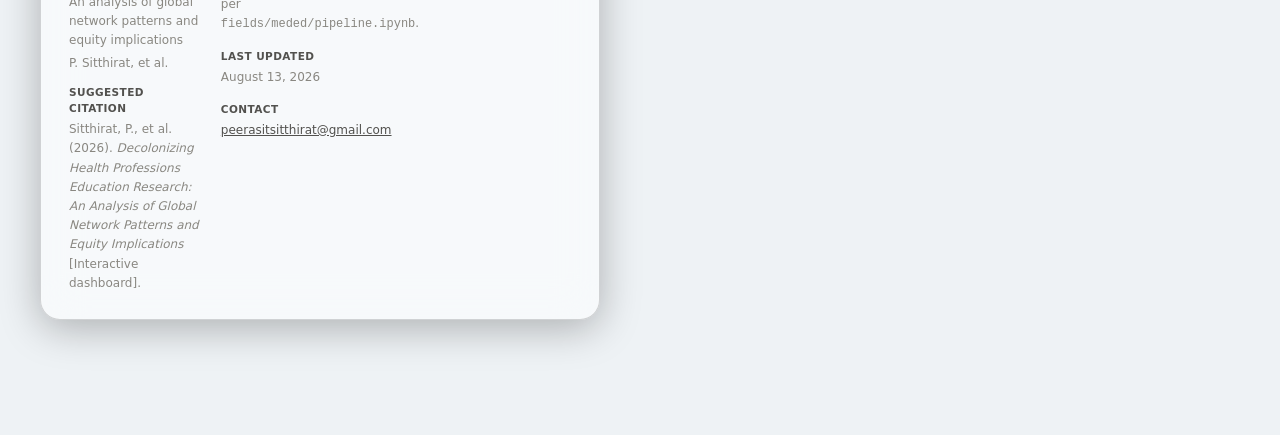
<file: dashboard/meded/index.html>
<!doctype html>
<html lang="en">
<head>
<meta charset="utf-8">
<meta name="viewport" content="width=device-width, initial-scale=1">
<title>Decolonizing HPE Research — Global Network Dashboard</title>
<meta name="description" content="An interactive analysis of global co-authorship network patterns and equity implications across leading health professions education journals.">

<!-- Open Graph / Facebook, LinkedIn -->
<meta property="og:type" content="website">
<meta property="og:url" content="https://psitthirat.github.io/OpenKnowledgeAtlas/meded/">
<meta property="og:title" content="Decolonizing Health Professions Education Research">
<meta property="og:description" content="An interactive analysis of global co-authorship network patterns and equity implications across leading health professions education journals.">
<meta property="og:image" content="https://psitthirat.github.io/OpenKnowledgeAtlas/shared/og-image.jpg">
<meta property="og:image:width" content="1200">
<meta property="og:image:height" content="630">

<!-- Twitter/X Card -->
<meta name="twitter:card" content="summary_large_image">
<meta name="twitter:url" content="https://psitthirat.github.io/OpenKnowledgeAtlas/meded/">
<meta name="twitter:title" content="Decolonizing Health Professions Education Research">
<meta name="twitter:description" content="An interactive analysis of global co-authorship network patterns and equity implications across leading health professions education journals.">
<meta name="twitter:image" content="https://psitthirat.github.io/OpenKnowledgeAtlas/shared/og-image.jpg">

<script>
  // Applied synchronously, before CSS paints, so the theme never flashes
  // the wrong value first. Always stamps data-theme (falling back to the
  // OS preference when nothing is saved yet) so style.css has exactly one
  // set of rules to define per theme -- no separate prefers-color-scheme
  // block to keep in sync by hand.
  (function () {
    try {
      var t = localStorage.getItem("theme");
      if (t !== "light" && t !== "dark") {
        t = window.matchMedia("(prefers-color-scheme: dark)").matches ? "dark" : "light";
      }
      document.documentElement.setAttribute("data-theme", t);
    } catch (e) {}
  })();
</script>
<link rel="stylesheet" href="../shared/style.css?v=29">
</head>
<body class="viz-root">

  <div id="map-layer"><svg id="world-svg"></svg></div>
  <div class="map-vignette"></div>
  <div id="tooltip"></div>
  <div class="glass" id="map-legend"></div>
  <div id="zoom-controls">
    <button id="zoom-in" title="Zoom in" aria-label="Zoom in">+</button>
    <button id="zoom-out" title="Zoom out" aria-label="Zoom out">&minus;</button>
    <button id="zoom-reset" title="Reset view" aria-label="Reset view">&#8634;</button>
    <button id="theme-toggle" title="Toggle light/dark theme" aria-label="Toggle light/dark theme"></button>
  </div>
  <p id="zoom-hint">Drag to pan &middot; Ctrl/&#8984; + scroll or pinch to zoom</p>

  <div id="content">

    <header class="glass hero">
      <p class="hero-eyebrow">
        <a href="../">OpenKnowledgeAtlas</a> &rsaquo; Health Professions Education
        <span class="field-switch">(also see: <a href="../econ/">Economics &amp; Business</a>, <a href="../palli/">Hospice &amp; Palliative Care</a>)</span>
      </p>
      <h1>Decolonizing Health Professions Education Research</h1>
      <p>An analysis of global co-authorship network patterns and equity implications across leading HPE journals.
        Bibliometric data have been retrieved with OpenAlex API and mapping with institutional country of authors to trace who collaborates with whom, and who is structurally left out.</p>
      <div class="kpi-row" id="kpi-row"></div>
    </header>

    <nav class="glass" id="filter-bar">
      <div class="filter-group">
        <span class="fg-label">Map layer</span>
        <div class="map-mode-toggle" id="map-mode-toggle">
          <button data-mode="choropleth" class="is-active">Scholar output</button>
          <button data-mode="network">Co-authorship network</button>
        </div>
      </div>
      <div class="filter-group" id="network-variant-group" style="display:none;">
        <span class="fg-label">Network snapshot</span>
        <select id="network-variant-select">
          <option value="network_full">Full period (2015&ndash;2026)</option>
          <option value="network_early_period">Early period (2015&ndash;2019)</option>
          <option value="network_lic_first_author">Low-income first-author only</option>
        </select>
      </div>
      <div class="filter-group" id="year-range-group">
        <span class="fg-label">Year range</span>
        <div class="year-range">
          <span id="year-range-min-label">2015</span>
          <div class="range-slider">
            <div class="range-track"></div>
            <div class="range-track-fill" id="range-track-fill"></div>
            <input type="range" id="year-range-min" min="2015" max="2026" value="2015" step="1">
            <input type="range" id="year-range-max" min="2015" max="2026" value="2026" step="1">
          </div>
          <span id="year-range-max-label">2026</span>
        </div>
      </div>
      <div class="filter-group">
        <span class="fg-label">Income group</span>
        <div class="chip-set" id="income-chip-set"></div>
      </div>
    </nav>

    <section class="glass panel" id="panel-trends">
      <h2>Publication &amp; author trends by income group</h2>
      <p class="panel-sub">Unique publications and unique contributing authors per year, split by the World Bank
        income classification of the author's institution country. Toggle income groups above to isolate a series.</p>
      <div class="panel-grid cols-2">
        <div>
          <svg id="chart-trend-pubs" class="chart" width="100%" height="260"></svg>
        </div>
        <div>
          <svg id="chart-trend-authors" class="chart" width="100%" height="260"></svg>
        </div>
      </div>
    </section>

    <section class="glass panel" id="panel-equity">
      <h2>Collaboration equity</h2>
      <p class="panel-sub">Each publication classified as <strong>High-income only</strong> authorship, <strong>developing-country
        only</strong> (no high-income co-author), or <strong>mixed</strong>. The diverging axis makes the size of the gap,
        and how much of it is bridged by mixed-income collaboration, visible year over year.</p>
      <svg id="chart-equity" class="chart" width="100%" height="280"></svg>
      <div class="legend" id="equity-legend"></div>
    </section>

    <section class="glass panel" id="panel-upset">
      <h2>Which income groups co-publish together</h2>
      <p class="panel-sub">Among publications with authors from more than one country, the top 10 combinations of
        income groups represented, ranked by frequency &mdash; including within-group collaborations.
        Filled dots mark the income groups present in that combination.</p>
      <svg id="chart-upset" class="chart" width="100%" height="340"></svg>
    </section>

    <section class="glass panel" id="panel-concentration">
      <h2>Is production distributed, or only wider?</h2>
      <p class="panel-sub">More countries publishing is not the same as production being shared out. These three
        views separate the two: whether output outside high-income countries is actually <em>collaborative</em>,
        whether the non-high-income bloc is any less concentrated than the one it is usually contrasted with, and
        whether concentration has fallen as participation widened.</p>

      <h3 class="sub-head">Collaboration outside the high-income bloc</h3>
      <p class="panel-sub">Publications joining two or more countries, counted separately for high-income pairs and
        for pairs with no high-income author. Mixed high-income/LMIC works are excluded here &mdash; they are
        multi-country by definition, and shown in the panels above.</p>
      <svg id="chart-topology" class="chart" width="100%" height="180"></svg>
      <p class="topo-note" id="topology-note"></p>

      <h3 class="sub-head">Concentration inside each income bloc</h3>
      <p class="panel-sub">Output inequality measured <em>within</em> each bloc, across the whole period. A Gini of 0
        would mean every contributing country produced equally; 1 would mean a single country produced everything.</p>
      <div class="bloc-grid" id="bloc-concentration"></div>

      <h3 class="sub-head">Concentration over time</h3>
      <p class="panel-sub">Neither measure is the small-world coefficient shown further down: sigma falls
        mechanically as a network densifies, and a star topology &mdash; maximal centralisation &mdash; also reads
        low. Gini and Freeman centralisation can tell an equitable network from a hub-dominated one. Both stop at
        2025, since 2026 is a half-year.</p>
      <div class="small-multiples">
        <div class="ts-card">
          <h3>Output Gini, by income bloc</h3>
          <svg id="chart-ts-gini" class="chart" width="100%" height="210"></svg>
          <div class="ts-legend" id="ts-legend-gini"></div>
        </div>
        <div class="ts-card">
          <h3>Network centralisation (Freeman)</h3>
          <svg id="chart-ts-centralisation" class="chart" width="100%" height="210"></svg>
          <div class="ts-legend" id="ts-legend-centralisation"></div>
        </div>
      </div>
    </section>

    <section class="glass panel" id="panel-network-stats">
      <h2>Network structure over time</h2>
      <p class="panel-sub">Graph-level statistics for the cumulative co-authorship network, rebuilt year by year from
        the first year through each subsequent year as cumulative network.</p>
      <div class="small-multiples" id="network-timeseries-grid">
        <div class="ts-card">
          <h3>Nodes &amp; density <span class="info-icon" data-metric="nodes-density">&#9432;</span></h3>
          <svg id="chart-ts-nodes-density" class="chart" width="100%" height="210"></svg>
          <div class="ts-legend" id="ts-legend-nodes-density"></div>
        </div>
        <div class="ts-card">
          <h3>Small-world coefficient <span class="info-icon" data-metric="small-world">&#9432;</span></h3>
          <svg id="chart-ts-smallworld" class="chart" width="100%" height="210"></svg>
          <div class="ts-legend" id="ts-legend-smallworld"></div>
        </div>
        <div class="ts-card">
          <h3>Avg. clustering &amp; modularity <span class="info-icon" data-metric="clustering-modularity">&#9432;</span></h3>
          <svg id="chart-ts-clustering" class="chart" width="100%" height="210"></svg>
          <div class="ts-legend" id="ts-legend-clustering"></div>
        </div>
        <div class="ts-card">
          <h3>Homophily (income &amp; region) <span class="info-icon" data-metric="homophily">&#9432;</span></h3>
          <svg id="chart-ts-homophily" class="chart" width="100%" height="210"></svg>
          <div class="ts-legend" id="ts-legend-homophily"></div>
        </div>
      </div>
      <h2 style="margin-top:28px;">Centrality &amp; participation distributions</h2>
      <p class="panel-sub">Distribution across all countries in the network currently shown on the map
        (<span id="network-stats-variant-label">full period, 2015&ndash;2026</span>). A right-skewed shape (most
        countries near zero, a long tail of highly central ones) is the network signature of centralization.</p>
      <div class="small-multiples" id="centrality-distributions"></div>
    </section>

    <section class="glass panel" id="panel-bump">
      <h2>Who is rising and falling in the network</h2>
      <p class="panel-sub">Rank of each country by centrality measure, every year from
        <strong id="bump-first-label">2015</strong> to <strong id="bump-last-label">2026</strong> in the cumulative
        network. Labels on the right are the current top 10; labels on the left were top 10 in
        <strong id="bump-first-label-2">2015</strong> but have since fallen out of it.</p>
      <div class="legend" id="bump-legend"></div>
      <div class="bump-stack" id="bump-charts"></div>
    </section>

    <footer class="glass" id="site-footer">
      <div class="footer-col">
        <p class="footer-title">Decolonizing Health Professions Education Research</p>
        <p class="footer-sub">An analysis of global network patterns and equity implications</p>
        <p class="footer-authors">P. Sitthirat, et al.</p>
        <p class="footer-cite">
          <span class="footer-label">Suggested citation</span>
          Sitthirat, P., et al. <span id="footer-cite-year"></span>. <em>Decolonizing Health Professions
          Education Research: An Analysis of Global Network Patterns and Equity Implications</em> [Interactive
          dashboard].
        </p>
      </div>
      <div class="footer-col">
        <p class="footer-label">Sources</p>
        <p class="footer-sources">
          <a href="https://openalex.org" target="_blank" rel="noopener">OpenAlex</a> (bibliometric records),
          <a href="https://www.worldbank.org/en/publication/wdr2016/brief/global-database-of-shared-prosperity" target="_blank" rel="noopener">World Bank</a> (income classification),
          <a href="https://www.naturalearthdata.com" target="_blank" rel="noopener">Natural Earth</a> (basemap).
          Author-institution country geocoded and imputed per <code>fields/meded/pipeline.ipynb</code>.
        </p>
        <p class="footer-label" style="margin-top:12px;">Last updated</p>
        <p id="generated-at"></p>
        <p class="footer-label" style="margin-top:12px;">Contact</p>
        <p><a href="mailto:peerasitsitthirat@gmail.com">peerasitsitthirat@gmail.com</a></p>
      </div>
      <div class="footer-col">
        <p class="footer-label">Share</p>
        <div class="share-row" id="share-row">
          <button type="button" id="share-copy" title="Copy link" aria-label="Copy link">&#128279;</button>
          <a id="share-x" href="#" target="_blank" rel="noopener" title="Share on X" aria-label="Share on X">&#120143;</a>
          <a id="share-linkedin" href="#" target="_blank" rel="noopener" title="Share on LinkedIn" aria-label="Share on LinkedIn">in</a>
          <a id="share-email" href="#" title="Share by email" aria-label="Share by email">&#9993;</a>
        </div>
        <p class="footer-label" style="margin-top:12px;">Views</p>
        <p id="view-counter">&#128065;&nbsp;<span id="view-count">&mdash;</span></p>
      </div>
    </footer>

  </div>

  <script src="../shared/vendor/d3.v7.min.js"></script>
  <script src="../shared/tooltip.js?v=1"></script>
  <script src="../shared/world.js?v=27"></script>
  <script src="data.js?v=27"></script>
  <script src="../shared/app.js?v=31"></script>
  <script src="../shared/share.js?v=1"></script>

  <!-- Privacy-friendly page-view tracking: https://www.goatcounter.com -->
  <script data-goatcounter="https://psitthirat.goatcounter.com/count"
          async src="//gc.zgo.at/count.js"></script>
</body>
</html>
</file>
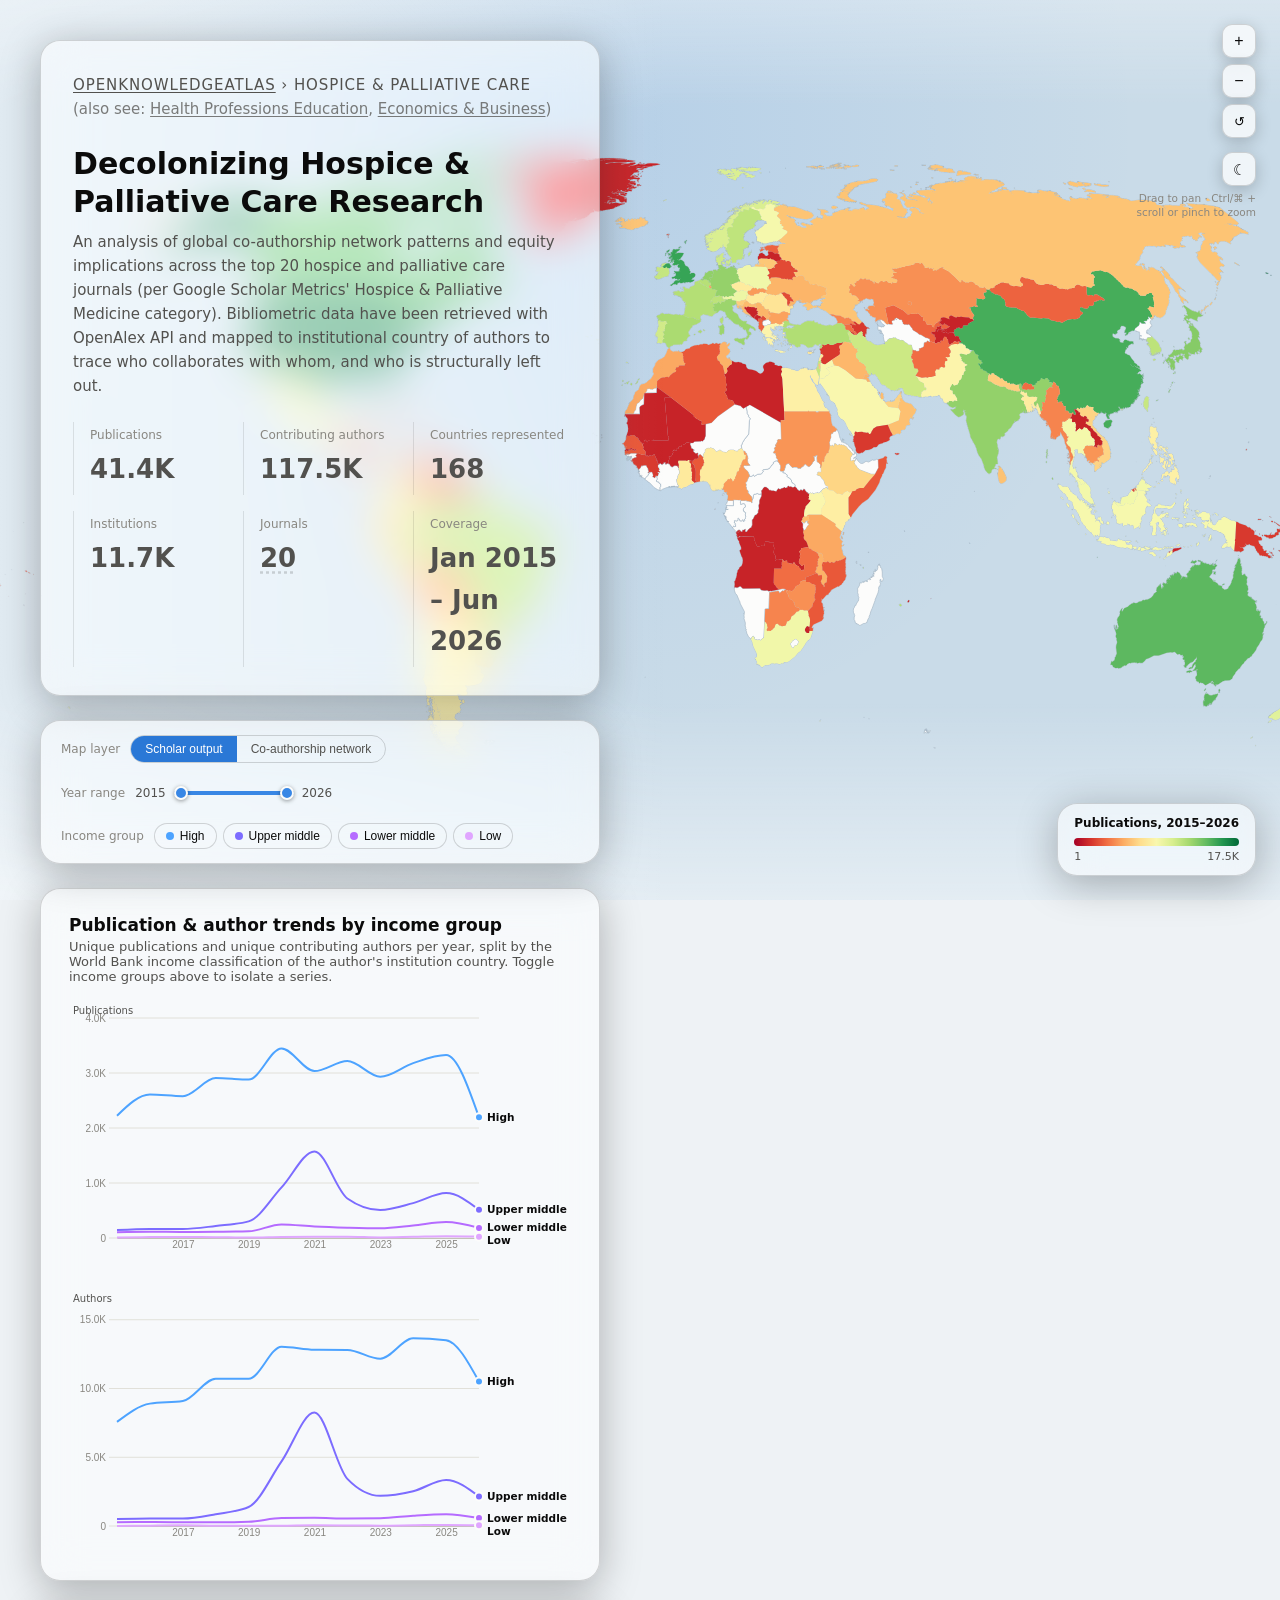
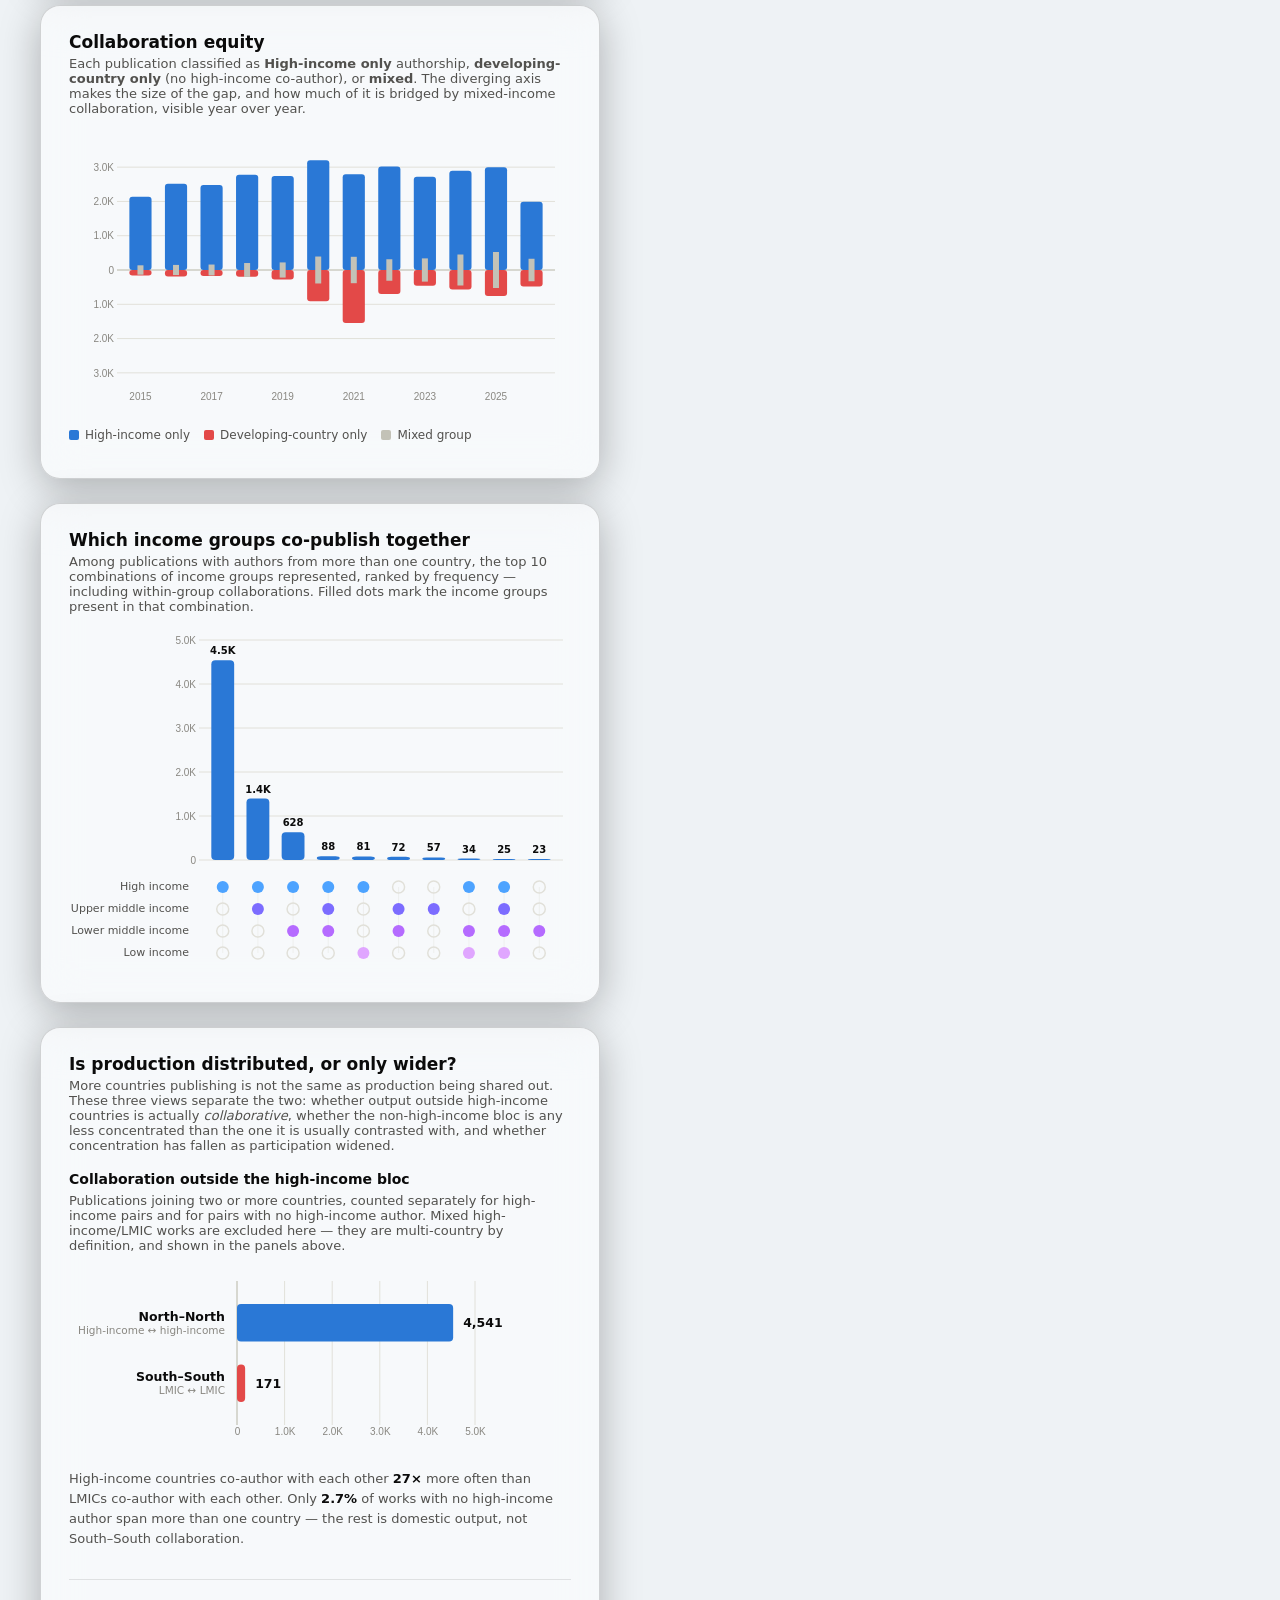
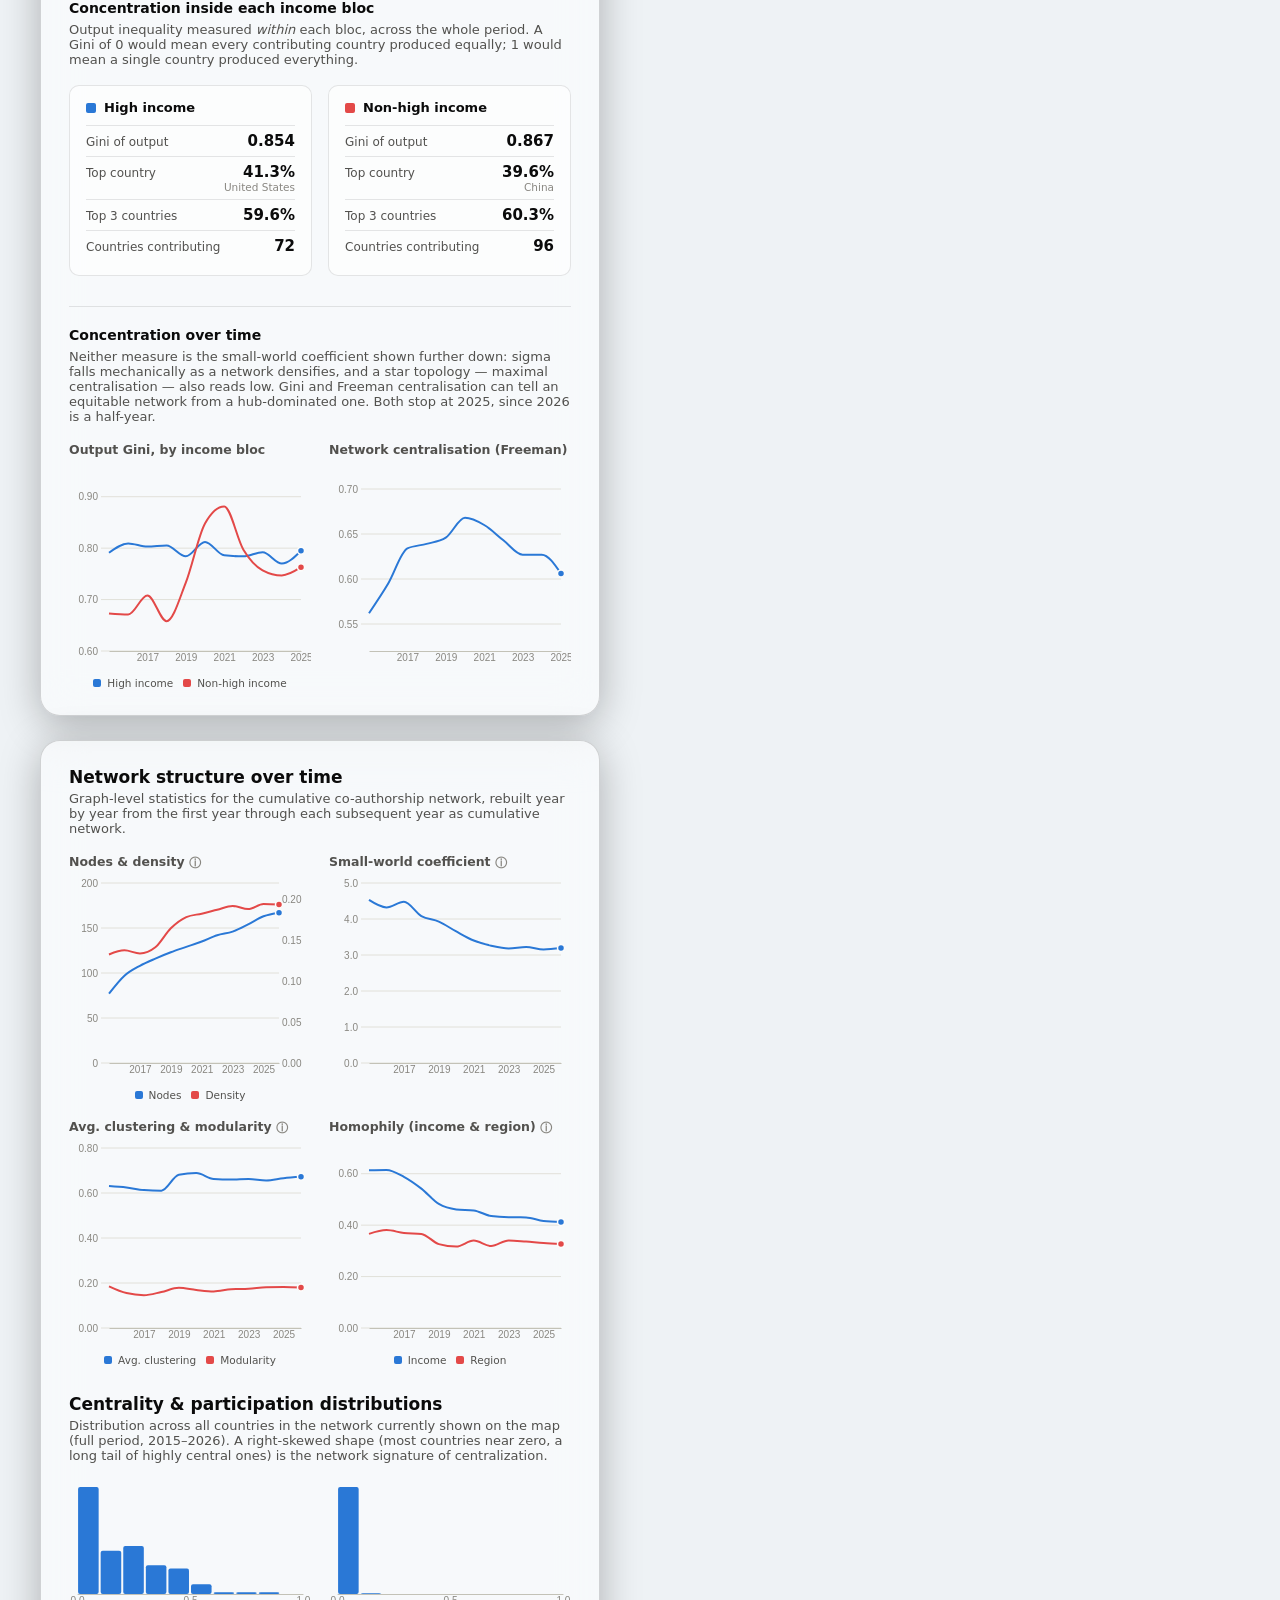
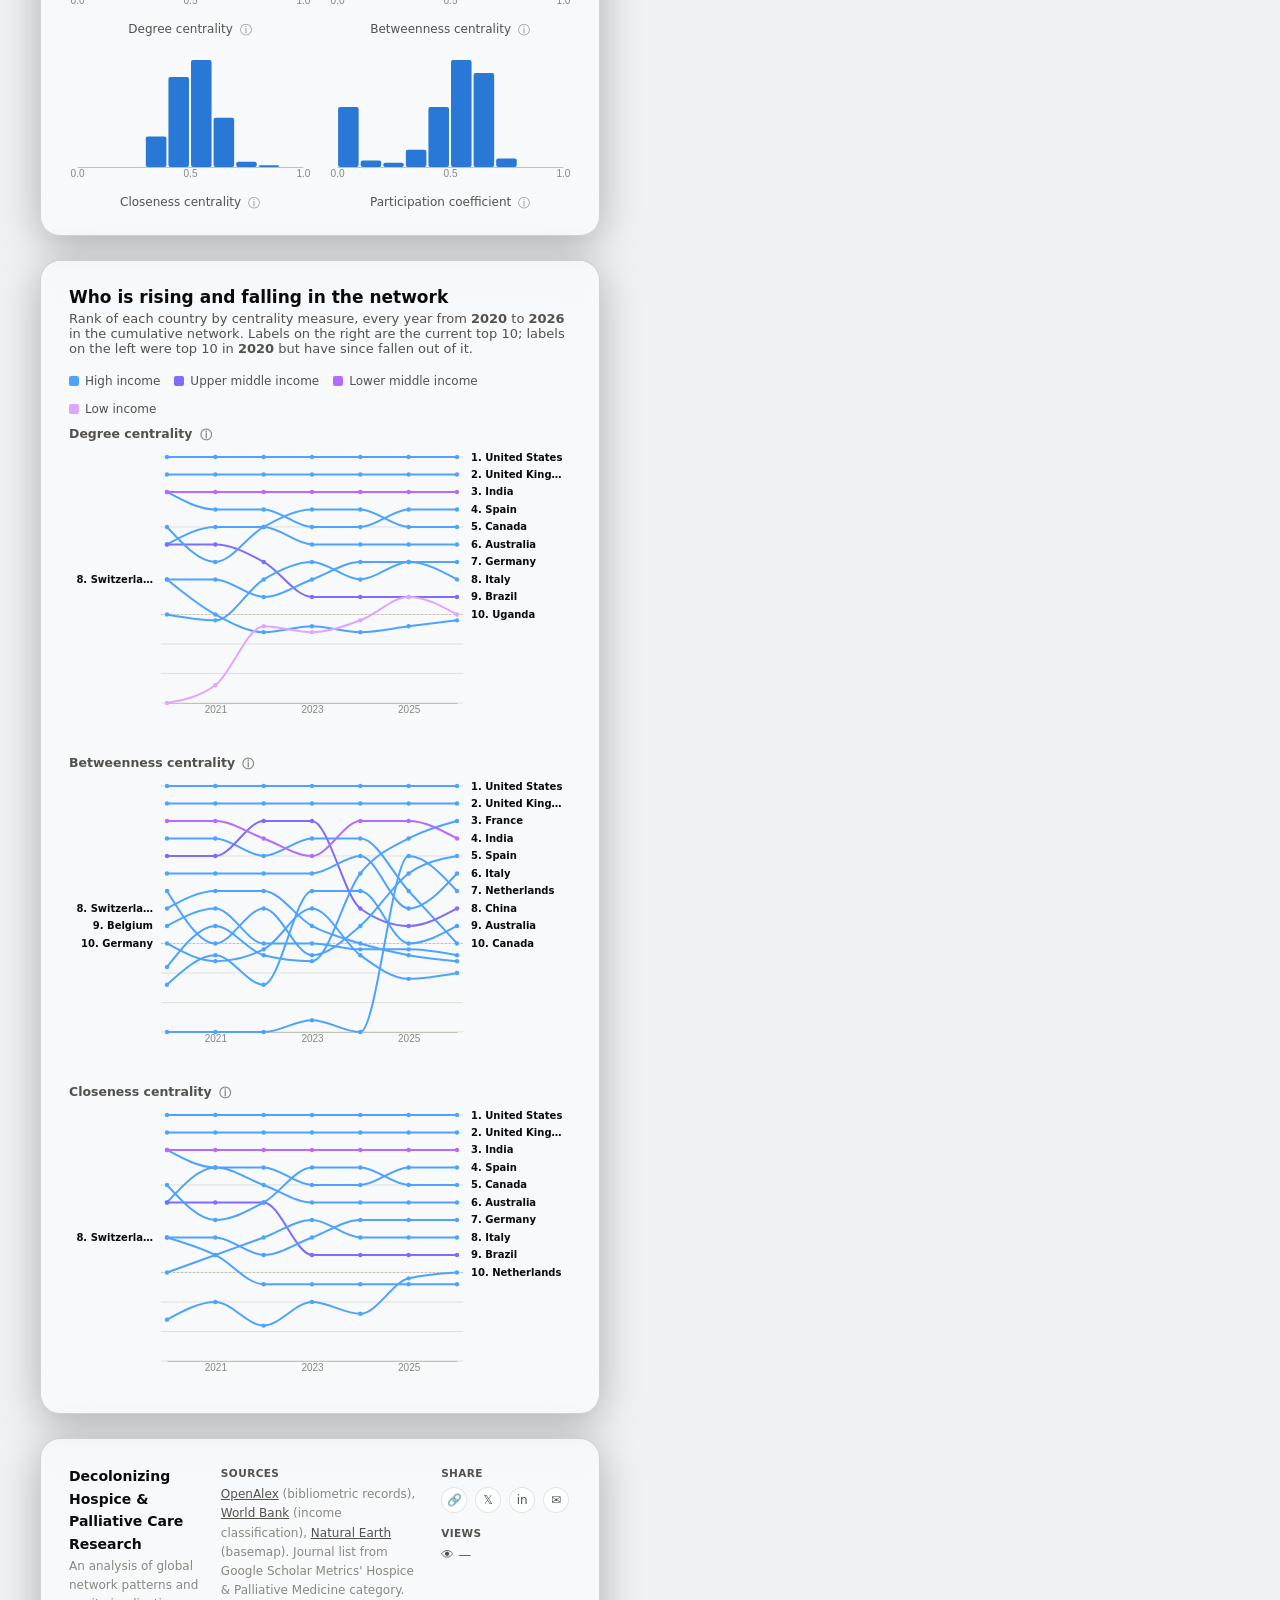
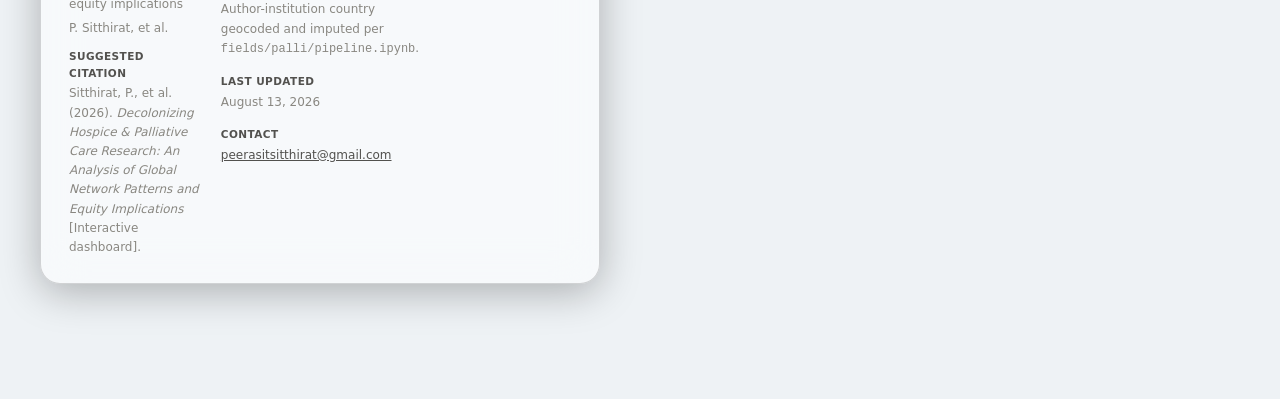
<file: dashboard/palli/index.html>
<!doctype html>
<html lang="en">
<head>
<meta charset="utf-8">
<meta name="viewport" content="width=device-width, initial-scale=1">
<title>Decolonizing Hospice &amp; Palliative Care Research — Global Network Dashboard</title>
<meta name="description" content="An interactive analysis of global co-authorship network patterns and equity implications across the top 20 hospice and palliative care journals.">

<!-- Open Graph / Facebook, LinkedIn -->
<meta property="og:type" content="website">
<meta property="og:url" content="https://psitthirat.github.io/OpenKnowledgeAtlas/palli/">
<meta property="og:title" content="Decolonizing Hospice & Palliative Care Research">
<meta property="og:description" content="An interactive analysis of global co-authorship network patterns and equity implications across the top 20 hospice and palliative care journals.">
<meta property="og:image" content="https://psitthirat.github.io/OpenKnowledgeAtlas/shared/og-image.jpg">
<meta property="og:image:width" content="1200">
<meta property="og:image:height" content="630">

<!-- Twitter/X Card -->
<meta name="twitter:card" content="summary_large_image">
<meta name="twitter:url" content="https://psitthirat.github.io/OpenKnowledgeAtlas/palli/">
<meta name="twitter:title" content="Decolonizing Hospice & Palliative Care Research">
<meta name="twitter:description" content="An interactive analysis of global co-authorship network patterns and equity implications across the top 20 hospice and palliative care journals.">
<meta name="twitter:image" content="https://psitthirat.github.io/OpenKnowledgeAtlas/shared/og-image.jpg">

<script>
  // Applied synchronously, before CSS paints, so the theme never flashes
  // the wrong value first. Always stamps data-theme (falling back to the
  // OS preference when nothing is saved yet) so style.css has exactly one
  // set of rules to define per theme -- no separate prefers-color-scheme
  // block to keep in sync by hand.
  (function () {
    try {
      var t = localStorage.getItem("theme");
      if (t !== "light" && t !== "dark") {
        t = window.matchMedia("(prefers-color-scheme: dark)").matches ? "dark" : "light";
      }
      document.documentElement.setAttribute("data-theme", t);
    } catch (e) {}
  })();
</script>
<link rel="stylesheet" href="../shared/style.css?v=29">
</head>
<body class="viz-root">

  <div id="map-layer"><svg id="world-svg"></svg></div>
  <div class="map-vignette"></div>
  <div id="tooltip"></div>
  <div class="glass" id="map-legend"></div>
  <div id="zoom-controls">
    <button id="zoom-in" title="Zoom in" aria-label="Zoom in">+</button>
    <button id="zoom-out" title="Zoom out" aria-label="Zoom out">&minus;</button>
    <button id="zoom-reset" title="Reset view" aria-label="Reset view">&#8634;</button>
    <button id="theme-toggle" title="Toggle light/dark theme" aria-label="Toggle light/dark theme"></button>
  </div>
  <p id="zoom-hint">Drag to pan &middot; Ctrl/&#8984; + scroll or pinch to zoom</p>

  <div id="content">

    <header class="glass hero">
      <p class="hero-eyebrow">
        <a href="../">OpenKnowledgeAtlas</a> &rsaquo; Hospice &amp; Palliative Care
        <span class="field-switch">(also see: <a href="../meded/">Health Professions Education</a>, <a href="../econ/">Economics &amp; Business</a>)</span>
      </p>
      <h1>Decolonizing Hospice &amp; Palliative Care Research</h1>
      <p>An analysis of global co-authorship network patterns and equity implications across the top 20 hospice
        and palliative care journals (per Google Scholar Metrics' Hospice &amp; Palliative Medicine category).
        Bibliometric data have been retrieved with OpenAlex API and mapped to institutional country of authors to
        trace who collaborates with whom, and who is structurally left out.</p>
      <div class="kpi-row" id="kpi-row"></div>
    </header>

    <nav class="glass" id="filter-bar">
      <div class="filter-group">
        <span class="fg-label">Map layer</span>
        <div class="map-mode-toggle" id="map-mode-toggle">
          <button data-mode="choropleth" class="is-active">Scholar output</button>
          <button data-mode="network">Co-authorship network</button>
        </div>
      </div>
      <div class="filter-group" id="network-variant-group" style="display:none;">
        <span class="fg-label">Network snapshot</span>
        <select id="network-variant-select">
          <option value="network_full">Full period (2015&ndash;2026)</option>
          <option value="network_early_period">Early period (2015&ndash;2019)</option>
          <option value="network_lic_first_author">Low-income first-author only</option>
        </select>
      </div>
      <div class="filter-group" id="year-range-group">
        <span class="fg-label">Year range</span>
        <div class="year-range">
          <span id="year-range-min-label">2015</span>
          <div class="range-slider">
            <div class="range-track"></div>
            <div class="range-track-fill" id="range-track-fill"></div>
            <input type="range" id="year-range-min" min="2015" max="2026" value="2015" step="1">
            <input type="range" id="year-range-max" min="2015" max="2026" value="2026" step="1">
          </div>
          <span id="year-range-max-label">2026</span>
        </div>
      </div>
      <div class="filter-group">
        <span class="fg-label">Income group</span>
        <div class="chip-set" id="income-chip-set"></div>
      </div>
    </nav>

    <section class="glass panel" id="panel-trends">
      <h2>Publication &amp; author trends by income group</h2>
      <p class="panel-sub">Unique publications and unique contributing authors per year, split by the World Bank
        income classification of the author's institution country. Toggle income groups above to isolate a series.</p>
      <div class="panel-grid cols-2">
        <div>
          <svg id="chart-trend-pubs" class="chart" width="100%" height="260"></svg>
        </div>
        <div>
          <svg id="chart-trend-authors" class="chart" width="100%" height="260"></svg>
        </div>
      </div>
    </section>

    <section class="glass panel" id="panel-equity">
      <h2>Collaboration equity</h2>
      <p class="panel-sub">Each publication classified as <strong>High-income only</strong> authorship, <strong>developing-country
        only</strong> (no high-income co-author), or <strong>mixed</strong>. The diverging axis makes the size of the gap,
        and how much of it is bridged by mixed-income collaboration, visible year over year.</p>
      <svg id="chart-equity" class="chart" width="100%" height="280"></svg>
      <div class="legend" id="equity-legend"></div>
    </section>

    <section class="glass panel" id="panel-upset">
      <h2>Which income groups co-publish together</h2>
      <p class="panel-sub">Among publications with authors from more than one country, the top 10 combinations of
        income groups represented, ranked by frequency &mdash; including within-group collaborations.
        Filled dots mark the income groups present in that combination.</p>
      <svg id="chart-upset" class="chart" width="100%" height="340"></svg>
    </section>

    <section class="glass panel" id="panel-concentration">
      <h2>Is production distributed, or only wider?</h2>
      <p class="panel-sub">More countries publishing is not the same as production being shared out. These three
        views separate the two: whether output outside high-income countries is actually <em>collaborative</em>,
        whether the non-high-income bloc is any less concentrated than the one it is usually contrasted with, and
        whether concentration has fallen as participation widened.</p>

      <h3 class="sub-head">Collaboration outside the high-income bloc</h3>
      <p class="panel-sub">Publications joining two or more countries, counted separately for high-income pairs and
        for pairs with no high-income author. Mixed high-income/LMIC works are excluded here &mdash; they are
        multi-country by definition, and shown in the panels above.</p>
      <svg id="chart-topology" class="chart" width="100%" height="180"></svg>
      <p class="topo-note" id="topology-note"></p>

      <h3 class="sub-head">Concentration inside each income bloc</h3>
      <p class="panel-sub">Output inequality measured <em>within</em> each bloc, across the whole period. A Gini of 0
        would mean every contributing country produced equally; 1 would mean a single country produced everything.</p>
      <div class="bloc-grid" id="bloc-concentration"></div>

      <h3 class="sub-head">Concentration over time</h3>
      <p class="panel-sub">Neither measure is the small-world coefficient shown further down: sigma falls
        mechanically as a network densifies, and a star topology &mdash; maximal centralisation &mdash; also reads
        low. Gini and Freeman centralisation can tell an equitable network from a hub-dominated one. Both stop at
        2025, since 2026 is a half-year.</p>
      <div class="small-multiples">
        <div class="ts-card">
          <h3>Output Gini, by income bloc</h3>
          <svg id="chart-ts-gini" class="chart" width="100%" height="210"></svg>
          <div class="ts-legend" id="ts-legend-gini"></div>
        </div>
        <div class="ts-card">
          <h3>Network centralisation (Freeman)</h3>
          <svg id="chart-ts-centralisation" class="chart" width="100%" height="210"></svg>
          <div class="ts-legend" id="ts-legend-centralisation"></div>
        </div>
      </div>
    </section>

    <section class="glass panel" id="panel-network-stats">
      <h2>Network structure over time</h2>
      <p class="panel-sub">Graph-level statistics for the cumulative co-authorship network, rebuilt year by year from
        the first year through each subsequent year as cumulative network.</p>
      <div class="small-multiples" id="network-timeseries-grid">
        <div class="ts-card">
          <h3>Nodes &amp; density <span class="info-icon" data-metric="nodes-density">&#9432;</span></h3>
          <svg id="chart-ts-nodes-density" class="chart" width="100%" height="210"></svg>
          <div class="ts-legend" id="ts-legend-nodes-density"></div>
        </div>
        <div class="ts-card">
          <h3>Small-world coefficient <span class="info-icon" data-metric="small-world">&#9432;</span></h3>
          <svg id="chart-ts-smallworld" class="chart" width="100%" height="210"></svg>
          <div class="ts-legend" id="ts-legend-smallworld"></div>
        </div>
        <div class="ts-card">
          <h3>Avg. clustering &amp; modularity <span class="info-icon" data-metric="clustering-modularity">&#9432;</span></h3>
          <svg id="chart-ts-clustering" class="chart" width="100%" height="210"></svg>
          <div class="ts-legend" id="ts-legend-clustering"></div>
        </div>
        <div class="ts-card">
          <h3>Homophily (income &amp; region) <span class="info-icon" data-metric="homophily">&#9432;</span></h3>
          <svg id="chart-ts-homophily" class="chart" width="100%" height="210"></svg>
          <div class="ts-legend" id="ts-legend-homophily"></div>
        </div>
      </div>
      <h2 style="margin-top:28px;">Centrality &amp; participation distributions</h2>
      <p class="panel-sub">Distribution across all countries in the network currently shown on the map
        (<span id="network-stats-variant-label">full period, 2015&ndash;2026</span>). A right-skewed shape (most
        countries near zero, a long tail of highly central ones) is the network signature of centralization.</p>
      <div class="small-multiples" id="centrality-distributions"></div>
    </section>

    <section class="glass panel" id="panel-bump">
      <h2>Who is rising and falling in the network</h2>
      <p class="panel-sub">Rank of each country by centrality measure, every year from
        <strong id="bump-first-label">2015</strong> to <strong id="bump-last-label">2026</strong> in the cumulative
        network. Labels on the right are the current top 10; labels on the left were top 10 in
        <strong id="bump-first-label-2">2015</strong> but have since fallen out of it.</p>
      <div class="legend" id="bump-legend"></div>
      <div class="bump-stack" id="bump-charts"></div>
    </section>

    <footer class="glass" id="site-footer">
      <div class="footer-col">
        <p class="footer-title">Decolonizing Hospice &amp; Palliative Care Research</p>
        <p class="footer-sub">An analysis of global network patterns and equity implications</p>
        <p class="footer-authors">P. Sitthirat, et al.</p>
        <p class="footer-cite">
          <span class="footer-label">Suggested citation</span>
          Sitthirat, P., et al. <span id="footer-cite-year"></span>. <em>Decolonizing Hospice &amp; Palliative
          Care Research: An Analysis of Global Network Patterns and Equity Implications</em> [Interactive
          dashboard].
        </p>
      </div>
      <div class="footer-col">
        <p class="footer-label">Sources</p>
        <p class="footer-sources">
          <a href="https://openalex.org" target="_blank" rel="noopener">OpenAlex</a> (bibliometric records),
          <a href="https://www.worldbank.org/en/publication/wdr2016/brief/global-database-of-shared-prosperity" target="_blank" rel="noopener">World Bank</a> (income classification),
          <a href="https://www.naturalearthdata.com" target="_blank" rel="noopener">Natural Earth</a> (basemap).
          Journal list from Google Scholar Metrics' Hospice &amp; Palliative Medicine category.
          Author-institution country geocoded and imputed per
          <code>fields/palli/pipeline.ipynb</code>.
        </p>
        <p class="footer-label" style="margin-top:12px;">Last updated</p>
        <p id="generated-at"></p>
        <p class="footer-label" style="margin-top:12px;">Contact</p>
        <p><a href="mailto:peerasitsitthirat@gmail.com">peerasitsitthirat@gmail.com</a></p>
      </div>
      <div class="footer-col">
        <p class="footer-label">Share</p>
        <div class="share-row" id="share-row">
          <button type="button" id="share-copy" title="Copy link" aria-label="Copy link">&#128279;</button>
          <a id="share-x" href="#" target="_blank" rel="noopener" title="Share on X" aria-label="Share on X">&#120143;</a>
          <a id="share-linkedin" href="#" target="_blank" rel="noopener" title="Share on LinkedIn" aria-label="Share on LinkedIn">in</a>
          <a id="share-email" href="#" title="Share by email" aria-label="Share by email">&#9993;</a>
        </div>
        <p class="footer-label" style="margin-top:12px;">Views</p>
        <p id="view-counter">&#128065;&nbsp;<span id="view-count">&mdash;</span></p>
      </div>
    </footer>

  </div>

  <script src="../shared/vendor/d3.v7.min.js"></script>
  <script src="../shared/tooltip.js?v=1"></script>
  <script src="../shared/world.js?v=27"></script>
  <script src="data.js?v=27"></script>
  <script src="../shared/app.js?v=31"></script>
  <script src="../shared/share.js?v=1"></script>

  <!-- Privacy-friendly page-view tracking: https://www.goatcounter.com -->
  <script data-goatcounter="https://psitthirat.goatcounter.com/count"
          async src="//gc.zgo.at/count.js"></script>
</body>
</html>
</file>
<file: dashboard/shared/style.css>
/* ==========================================================================
   Design tokens — values taken verbatim from the dataviz skill's validated
   reference palette (blue sequential/ordinal ramp, blue<->red diverging
   pair, chart chrome/ink). Dark is the primary surface for this dashboard
   (glass panels over a night map); a light override follows.
   ========================================================================== */

:root {
  color-scheme: dark;

  /* Page + chart chrome */
  --page-bg: #0a0e14;
  --map-ocean: #0e1720;
  --map-land: #2c4256;
  --map-border: #4a6a85;
  --surface-1: #1a1a19;
  --surface-glass: rgba(26, 27, 31, 0.55);
  --surface-glass-strong: rgba(20, 21, 24, 0.72);
  --border-hairline: rgba(255, 255, 255, 0.10);
  --border-hairline-strong: rgba(255, 255, 255, 0.16);

  --text-primary: #ffffff;
  --text-secondary: #c3c2b7;
  --text-muted: #898781;
  --gridline: #2c2c2a;
  --baseline: #383835;

  /* Sequential blue ramp (100 lightest -> 700 darkest) */
  --seq-100: #cde2fb;
  --seq-150: #b7d3f6;
  --seq-200: #9ec5f4;
  --seq-250: #86b6ef;
  --seq-300: #6da7ec;
  --seq-350: #5598e7;
  --seq-400: #3987e5;
  --seq-450: #2a78d6;
  --seq-500: #256abf;
  --seq-550: #1c5cab;
  --seq-600: #184f95;
  --seq-650: #104281;
  --seq-700: #0d366b;

  /* Ordinal ramp for income group (order carries meaning: High -> Low).
     Blue through violet -- deliberately kept out of the red/yellow/green
     hue range used by the RdYlGn choropleth, so the two encodings never
     get visually conflated on the map or elsewhere on the page. */
  --income-high: #4EA5FF;
  --income-upper-mid: #7C6CFF;
  --income-lower-mid: #B56BFF;
  --income-low: #E0A6FF;

  /* Diverging pair: blue <-> red, gray midpoint */
  --div-pos: #3987e5;
  --div-neg: #e66767;
  --div-mid: #ffffff;

  /* Categorical slot 3, for a 3rd field on the hub comparison charts
     (blue=field 1, red=field 2 already reused from --seq-450/--div-neg).
     Validated via the dataviz skill against both surfaces + the existing
     blue/red pair (all-pairs CVD + normal-vision floor + contrast) --
     distinct from --status-good, which stays reserved for state, not
     series identity. */
  --cat-3: #008300;

  --status-good: #0ca30c;

  --radius-lg: 20px;
  --radius-md: 14px;
  --radius-sm: 8px;
  --blur: 22px;

  --vignette-rgb: 0, 0, 0;
  --node-stroke-color: rgba(0, 0, 0, 0.35);
}

/* Theme values, single source of truth per theme.
   index.html's inline head script always stamps data-theme on <html> before
   first paint -- reading a saved choice, or falling back to the OS
   prefers-color-scheme signal when nothing is saved -- so these two blocks
   are the only place theme colors are ever defined. There is deliberately
   no separate @media (prefers-color-scheme) block here: that used to be a
   second copy of these values that could (and did) drift out of sync with
   this one. To change a theme color, edit here only. */
:root[data-theme="dark"] {
  color-scheme: dark;
  --page-bg: #0a0e14;
  --map-ocean: #0e1720;
  --map-land: #2c4256;
  --map-border: #4a6a85;
  --surface-1: #1a1a19;
  --surface-glass: rgba(26, 27, 31, 0.55);
  --surface-glass-strong: rgba(20, 21, 24, 0.72);
  --border-hairline: rgba(255, 255, 255, 0.10);
  --border-hairline-strong: rgba(255, 255, 255, 0.16);

  --text-primary: #ffffff;
  --text-secondary: #c3c2b7;
  --text-muted: #898781;
  --gridline: #2c2c2a;
  --baseline: #383835;

  --income-high: #4EA5FF;
  --income-upper-mid: #7C6CFF;
  --income-lower-mid: #B56BFF;
  --income-low: #E0A6FF;

  --div-pos: #3987e5;
  --div-neg: #e66767;
  --div-mid: #ffffff;

  --cat-3: #008300;

  --status-good: #0ca30c;

  --vignette-rgb: 0, 0, 0;
  --node-stroke-color: rgba(0, 0, 0, 0.35);
}
:root[data-theme="light"] {
  color-scheme: light;
  --page-bg: #eef2f5;
  --map-ocean: #c9dbe8;
  --map-land: #fcfcfb;
  --map-border: #9fb3c2;
  --surface-1: #fcfcfb;
  --surface-glass: rgba(255, 255, 255, 0.55);
  --surface-glass-strong: rgba(255, 255, 255, 0.72);
  --border-hairline: rgba(11, 11, 11, 0.10);
  --border-hairline-strong: rgba(11, 11, 11, 0.16);

  --text-primary: #0b0b0b;
  --text-secondary: #52514e;
  --text-muted: #898781;
  --gridline: #e1e0d9;
  --baseline: #c3c2b7;

  --income-high: #4da3ff;
  --income-upper-mid: #7C6CFF;
  --income-lower-mid: #B56BFF;
  --income-low: #E0A6FF;

  --div-pos: #2a78d6;
  --div-neg: #e34948;
  --div-mid: #c3c2b7;

  --cat-3: #008300;

  --status-good: #006300;

  --vignette-rgb: 255, 255, 255;
  --node-stroke-color: rgba(255, 255, 255, 0.6);
}

* { box-sizing: border-box; }

html, body {
  margin: 0;
  padding: 0;
  min-height: 100%;
  background: var(--page-bg);
  color: var(--text-primary);
  font-family: system-ui, -apple-system, "Segoe UI", sans-serif;
}

body {
  font-variant-numeric: proportional-nums;
}

/* ==========================================================================
   Background map layer — fixed, full-viewport
   ========================================================================== */

#map-layer {
  position: fixed;
  inset: 0;
  z-index: 0;
  background:
    radial-gradient(ellipse at 50% 15%, rgba(57, 135, 229, 0.12) 0%, rgba(57, 135, 229, 0) 55%),
    var(--map-ocean);
}

#map-layer svg {
  width: 100%;
  height: 100%;
  display: block;
}

.map-land {
  fill: var(--map-land);
  stroke: var(--map-border);
  stroke-width: 0.6;
  vector-effect: non-scaling-stroke;
}

#zoom-root { cursor: grab; }
#zoom-root:active { cursor: grabbing; }

.map-vignette {
  position: fixed;
  inset: 0;
  z-index: 1;
  pointer-events: none;
  background:
    linear-gradient(90deg, rgba(var(--vignette-rgb), 0.45) 0%, rgba(var(--vignette-rgb), 0.15) 34%, rgba(var(--vignette-rgb), 0) 52%),
    linear-gradient(180deg, rgba(var(--vignette-rgb), 0.3) 0%, rgba(var(--vignette-rgb), 0) 12%, rgba(var(--vignette-rgb), 0) 78%, rgba(var(--vignette-rgb), 0.5) 100%);
}
@media (max-width: 860px) {
  .map-vignette { background: linear-gradient(180deg, rgba(var(--vignette-rgb), 0.3) 0%, rgba(var(--vignette-rgb), 0) 12%, rgba(var(--vignette-rgb), 0) 78%, rgba(var(--vignette-rgb), 0.5) 100%); }
}

.network-edge { stroke: var(--seq-300); fill: none; vector-effect: non-scaling-stroke; }
.network-node { stroke: var(--node-stroke-color); stroke-width: 0.75; cursor: pointer; }
.network-node.is-dimmed, .network-edge.is-dimmed { opacity: 0.08; }
.country-fill.is-dimmed { opacity: 0.25; }

/* ==========================================================================
   Foreground content
   ========================================================================== */

#content {
  position: relative;
  z-index: 2;
  width: min(600px, 92vw);
  margin: 0;
  padding: 40px 0 96px 40px;
  display: flex;
  flex-direction: column;
  gap: 24px;
  pointer-events: none; /* re-enabled on .glass panels below so the map stays interactive in the gutter */
}
#content > * { pointer-events: auto; }

@media (max-width: 860px) {
  #content { width: 100%; padding: 24px 16px 96px; }
}

.glass {
  background: var(--surface-glass);
  backdrop-filter: blur(var(--blur)) saturate(140%);
  -webkit-backdrop-filter: blur(var(--blur)) saturate(140%);
  border: 1px solid var(--border-hairline-strong);
  border-radius: var(--radius-lg);
  box-shadow: 0 8px 40px rgba(0,0,0,0.28);
}

/* Hero -- capped narrower than #content's own width: on the hub page
   #content is wide so the data-rich panels (Fields, Across fields) can
   breathe, but the hero is prose and reads better kept to a narrow
   measure than stretched into an oversized, mostly-empty glass card. */
.hero { max-width: 760px; padding: 32px 32px 28px; }
.hero-eyebrow {
  color: var(--text-secondary);
  font-size: 13px;
  letter-spacing: 0.06em;
  text-transform: uppercase;
  margin: 0 0 8px;
}
.hero-eyebrow a { color: inherit; text-decoration: underline; text-underline-offset: 2px; }
.hero-eyebrow a:hover { color: var(--text-primary); }
.hero-eyebrow .field-switch { text-transform: none; letter-spacing: normal; opacity: 0.75; }

/* Hub landing page: field-card grid */
.field-grid {
  display: grid;
  grid-template-columns: repeat(auto-fit, minmax(220px, 1fr));
  gap: 16px;
  margin-top: 8px;
}
.field-card {
  display: block;
  padding: 20px;
  border-radius: var(--radius-lg);
  border: 1px solid var(--border-hairline-strong);
  background: var(--surface-glass-strong);
  color: inherit;
  text-decoration: none;
  transition: transform 0.15s ease, border-color 0.15s ease;
}
.field-card:hover { transform: translateY(-2px); border-color: var(--seq-400); }
.field-card h3 { margin: 0 0 6px; font-size: 17px; font-weight: 600; }
.field-card p { margin: 0; color: var(--text-secondary); font-size: 13.5px; line-height: 1.5; }
.field-card .field-card-eyebrow {
  display: block; font-size: 11px; letter-spacing: 0.06em; text-transform: uppercase;
  color: var(--text-muted); margin-bottom: 6px;
}
.field-card.is-placeholder { opacity: 0.5; cursor: default; }
.field-card.is-placeholder:hover { transform: none; border-color: var(--border-hairline-strong); }
.hero h1 {
  font-size: 30px;
  line-height: 1.25;
  font-weight: 600;
  margin: 0 0 10px;
  max-width: 46ch;
}
.hero p {
  color: var(--text-secondary);
  font-size: 15px;
  line-height: 1.6;
  max-width: 68ch;
  margin: 0 0 24px;
}

.kpi-row {
  display: grid;
  grid-template-columns: repeat(auto-fit, minmax(130px, 1fr));
  gap: 16px;
}
.stat-tile { padding: 4px 0px 4px 16px; border-left: 1px solid var(--border-hairline);}
.stat-tile .label { color: var(--text-muted); font-size: 12px; margin: 0 0 4px; }
.stat-tile .value { font-size: 26px; font-weight: 600; margin: 0; }
.stat-tile.has-tooltip { cursor: help; }
.stat-tile.has-tooltip .value { text-decoration: underline dotted var(--border-hairline-strong); text-underline-offset: 4px; }

/* Sticky filter bar */
#filter-bar {
  position: sticky;
  top: 16px;
  z-index: 5;
  padding: 14px 20px;
  display: flex;
  flex-wrap: wrap;
  align-items: center;
  gap: 20px;
}
.filter-group { display: flex; align-items: center; gap: 10px; }
.filter-group .fg-label { font-size: 12px; color: var(--text-muted); white-space: nowrap; }

.chip-set { display: flex; gap: 6px; flex-wrap: wrap; }
.chip {
  font-size: 12px;
  padding: 5px 11px;
  border-radius: 999px;
  border: 1px solid var(--border-hairline-strong);
  background: transparent;
  color: var(--text-secondary);
  cursor: pointer;
  display: inline-flex;
  align-items: center;
  gap: 6px;
  transition: background 0.15s, color 0.15s, border-color 0.15s;
}
.chip .swatch { width: 8px; height: 8px; border-radius: 50%; }
.chip.is-active { color: var(--text-primary); border-color: var(--border-hairline-strong); background: rgba(255,255,255,0.08); }
.chip.is-off { opacity: 0.4; }
.chip:hover { background: rgba(255,255,255,0.06); }

select { accent-color: var(--seq-400); }
select {
  font-size: 12px;
  background: rgba(255,255,255,0.06);
  color: var(--text-primary);
  border: 1px solid var(--border-hairline-strong);
  border-radius: var(--radius-sm);
  padding: 5px 8px;
}

.map-mode-toggle { display: flex; border: 1px solid var(--border-hairline-strong); border-radius: 999px; overflow: hidden; }
.map-mode-toggle button {
  font-size: 12px;
  padding: 6px 14px;
  background: transparent;
  border: none;
  color: var(--text-secondary);
  cursor: pointer;
}
.map-mode-toggle button.is-active { background: var(--seq-450); color: #fff; }

.year-range { display: flex; align-items: center; gap: 8px; font-size: 12px; color: var(--text-secondary); font-variant-numeric: tabular-nums; }

/* Dual-handle range slider: two <input type=range> stacked on one track,
   pointer-events limited to each thumb so both stay independently grabbable. */
.range-slider { position: relative; width: 120px; max-width: 28vw; height: 20px; }
@media (max-width: 500px) { .range-slider { width: 80px; max-width: 30vw; } }

.range-track {
  position: absolute;
  top: 50%; left: 0; right: 0;
  height: 4px;
  background: var(--gridline);
  border-radius: 2px;
  transform: translateY(-50%);
}
.range-track-fill {
  position: absolute;
  top: 50%; height: 4px;
  background: var(--seq-400);
  border-radius: 2px;
  transform: translateY(-50%);
}

.range-slider input[type="range"] {
  position: absolute;
  top: 0; left: 0;
  width: 100%;
  height: 20px;
  margin: 0;
  background: transparent;
  pointer-events: none;
  -webkit-appearance: none;
  appearance: none;
}
.range-slider input[type="range"]::-webkit-slider-runnable-track { background: transparent; height: 20px; }
.range-slider input[type="range"]::-moz-range-track { background: transparent; height: 20px; }
.range-slider input[type="range"]::-webkit-slider-thumb {
  -webkit-appearance: none;
  appearance: none;
  pointer-events: auto;
  width: 14px; height: 14px;
  margin-top: 3px;
  border-radius: 50%;
  background: var(--seq-400);
  border: 2px solid var(--surface-1);
  box-shadow: 0 1px 4px rgba(0,0,0,0.4);
  cursor: pointer;
}
.range-slider input[type="range"]::-moz-range-thumb {
  pointer-events: auto;
  width: 14px; height: 14px;
  border-radius: 50%;
  background: var(--seq-400);
  border: 2px solid var(--surface-1);
  box-shadow: 0 1px 4px rgba(0,0,0,0.4);
  cursor: pointer;
}
#year-range-min { z-index: 1; }
#year-range-max { z-index: 2; }

/* Panels */
.panel { padding: 26px 28px; }
.panel h2 { font-size: 17px; font-weight: 600; margin: 0 0 4px; }
.panel .panel-sub { color: var(--text-secondary); font-size: 13px; margin: 0 0 18px; max-width: 70ch; }
.panel-grid { display: grid; grid-template-columns: 1fr; gap: 24px; }
@media (max-width: 500px) { .kpi-row { grid-template-columns: repeat(2, 1fr); } }

.legend { display: flex; flex-wrap: wrap; gap: 14px; margin-top: 10px; margin-bottom: 10px; }
.legend-item { display: flex; align-items: center; gap: 6px; font-size: 12px; color: var(--text-secondary); }
.legend-item .swatch { width: 10px; height: 10px; border-radius: 2px; }

/* Axis / gridline typography shared across custom SVG charts */
.axis text { fill: var(--text-muted); font-size: 10px; }
.axis-label { fill: var(--text-secondary); font-size: 10px; }
.gridline { stroke: var(--gridline); stroke-width: 1; }
.baseline { stroke: var(--baseline); stroke-width: 1; }
.direct-label { fill: var(--text-primary); font-size: 11px; font-weight: 600; }
.direct-label.muted { fill: var(--text-secondary); font-weight: 400; }

/* Small multiples grid */
.small-multiples { display: grid; grid-template-columns: repeat(2, 1fr); gap: 18px; }
@media (max-width: 500px) { .small-multiples { grid-template-columns: 1fr; } }

.bump-stack { display: grid; grid-template-columns: 1fr; gap: 26px; }
.bump-card .sm-title { font-size: 12.5px; font-weight: 600; color: var(--text-secondary); margin: 0 0 4px; text-align: left; }
.bump-badge { font-size: 11px; font-weight: 600; text-anchor: end; }
.sm-card { text-align: center; }
.sm-card .sm-title { font-size: 12px; color: var(--text-secondary); margin: 6px 0 0; }

/* Sub-heading inside a panel that carries more than one view */
.panel .sub-head {
  font-size: 14px; font-weight: 600; color: var(--text-primary);
  margin: 30px 0 6px; padding-top: 20px;
  border-top: 1px solid var(--border-hairline);
}
.panel .sub-head:first-of-type { margin-top: 6px; padding-top: 0; border-top: 0; }

/* Concentration panel: collaboration topology + within-bloc inequality.
   Only the palli page mounts these; the styles are harmless elsewhere. */
.topo-label { fill: var(--text-primary); font-size: 12.5px; font-weight: 600; }
.topo-sublabel { fill: var(--text-muted); font-size: 10.5px; }
.topo-value { fill: var(--text-primary); font-size: 12.5px; font-weight: 600; }
.topo-note {
  color: var(--text-secondary); font-size: 13px; line-height: 1.55;
  margin: 14px 0 0; max-width: 78ch;
}
.topo-note strong { color: var(--text-primary); }

.bloc-grid { display: grid; grid-template-columns: repeat(auto-fit, minmax(240px, 1fr)); gap: 16px; }
.bloc-card {
  border: 1px solid var(--border-hairline);
  border-radius: 10px;
  padding: 14px 16px;
  background: var(--surface-glass);
}
.bloc-title {
  display: flex; align-items: center; gap: 8px;
  font-size: 13px; font-weight: 600; color: var(--text-primary);
  margin: 0 0 10px;
}
.bloc-title .swatch { width: 10px; height: 10px; border-radius: 2px; flex-shrink: 0; }
.bloc-metric {
  display: flex; align-items: baseline; justify-content: space-between; gap: 12px;
  padding: 6px 0;
  border-top: 1px solid var(--border-hairline);
}
.bloc-metric-label { font-size: 12px; color: var(--text-secondary); }
.bloc-metric-value {
  font-size: 15px; font-weight: 600; color: var(--text-primary);
  font-variant-numeric: tabular-nums; text-align: right;
}
.bloc-metric-sub { display: block; font-size: 10.5px; font-weight: 400; color: var(--text-muted); }

.ts-card h3 { font-size: 12.5px; font-weight: 600; color: var(--text-secondary); margin: 0 0 4px; text-align: left; }
.ts-legend { display: flex; flex-wrap: wrap; gap: 10px; justify-content: center; margin-top: 2px; }
.ts-legend .legend-item { font-size: 10.5px; }
.ts-legend .swatch { width: 8px; height: 8px; }

/* Cross-field comparison (hub page) -- the richest chart (evolution over
   time) gets the full-width top row; the two snapshot summaries share the
   row below it, side by side rather than stacked in a single narrow column. */
.compare-layout { display: flex; flex-direction: column; gap: 24px; }
.compare-bottom { display: grid; grid-template-columns: repeat(auto-fit, minmax(280px, 1fr)); gap: 24px; }

.equity-rows { display: flex; flex-direction: column; gap: 12px; margin-top: 8px; }
.equity-row { display: flex; align-items: center; gap: 12px; }
.equity-row .equity-field-label { width: 128px; flex-shrink: 0; font-size: 12.5px; color: var(--text-secondary); }
.equity-bar {
  flex: 1;
  display: flex;
  gap: 2px;
  height: 16px;
  border-radius: 4px;
  overflow: hidden;
  background: var(--gridline);
  cursor: help;
}
.equity-bar span { display: block; height: 100%; }

.leaders-columns { display: grid; grid-template-columns: repeat(auto-fit, minmax(180px, 1fr)); gap: 20px; margin-top: 8px; }
.leaders-col h4 { margin: 0 0 8px; font-size: 12.5px; font-weight: 600; color: var(--text-primary); }
.leaders-list { list-style: none; margin: 0; padding: 0; display: flex; flex-direction: column; gap: 7px; font-size: 12.5px; }
.leaders-list li { display: flex; align-items: baseline; gap: 8px; }
.leaders-list .rank { color: var(--text-muted); width: 14px; flex-shrink: 0; }
.leaders-list .dot { width: 8px; height: 8px; border-radius: 50%; flex-shrink: 0; }
.leaders-list .name { flex: 1; color: var(--text-primary); }
.leaders-list .value { color: var(--text-secondary); font-variant-numeric: tabular-nums; }

.info-icon {
  display: inline-block;
  cursor: help;
  color: var(--text-muted);
  font-size: 12px;
  line-height: 1;
  vertical-align: -1px;
}
.info-icon:hover { color: var(--text-primary); }
.sm-title .info-icon { margin-left: 3px; }

/* Tooltip */
#tooltip {
  position: fixed;
  z-index: 50;
  pointer-events: none;
  background: var(--surface-glass-strong);
  backdrop-filter: blur(14px);
  border: 1px solid var(--border-hairline-strong);
  border-radius: var(--radius-sm);
  padding: 8px 11px;
  font-size: 12px;
  line-height: 1.5;
  color: var(--text-primary);
  opacity: 0;
  transition: opacity 0.1s;
  max-width: 240px;
}
#tooltip .tt-title { font-weight: 600; margin-bottom: 2px; }
#tooltip .tt-row {
  color: var(--text-secondary);
  display: flex;
  justify-content: space-between;
  align-items: baseline;
  gap: 12px;
}
#tooltip .tt-row > span:first-child { flex-shrink: 0; }
#tooltip .tt-row > span:last-child { text-align: right; }
/* Plain wrapping description text (info-icon defs, KPI tooltip lists) --
   not a flex row, so long text wraps inside max-width instead of
   overflowing it the way a flex-shrink:0 row would. */
#tooltip .tt-desc { color: var(--text-secondary); white-space: normal; word-wrap: break-word; }
#tooltip .tt-desc + .tt-desc { margin-top: 4px; }

#map-legend {
  position: fixed;
  right: 24px;
  bottom: 24px;
  z-index: 4;
  padding: 12px 16px;
  font-size: 11px;
  color: var(--text-secondary);
  min-width: 190px;
}
#map-legend .ml-title { color: var(--text-primary); font-weight: 600; font-size: 12px; margin: 0 0 8px; }
#map-legend .ml-bar { height: 8px; border-radius: 4px; margin-bottom: 4px; }
#map-legend .ml-scale { display: flex; justify-content: space-between; font-variant-numeric: tabular-nums; }
#map-legend .ml-dots { display: flex; flex-direction: column; gap: 5px; }
#map-legend .ml-dot-row { display: flex; align-items: center; gap: 7px; }
#map-legend .ml-dot { width: 9px; height: 9px; border-radius: 50%; flex: none; }
@media (max-width: 860px) { #map-legend { display: none; } }

/* Zoom controls */
#zoom-controls {
  position: fixed;
  right: 24px;
  top: 24px;
  z-index: 4;
  display: flex;
  flex-direction: column;
  gap: 6px;
}
#zoom-controls button {
  width: 34px;
  height: 34px;
  border-radius: 10px;
  border: 1px solid var(--border-hairline-strong);
  background: var(--surface-glass-strong);
  backdrop-filter: blur(var(--blur));
  -webkit-backdrop-filter: blur(var(--blur));
  color: var(--text-primary);
  font-size: 16px;
  line-height: 1;
  cursor: pointer;
  display: flex;
  align-items: center;
  justify-content: center;
  box-shadow: 0 4px 16px rgba(0,0,0,0.2);
}
#zoom-controls button:hover { background: rgba(255,255,255,0.14); }
#zoom-controls button:active { background: rgba(255,255,255,0.2); }
#zoom-controls #zoom-reset { font-size: 13px; }
#zoom-controls #theme-toggle { margin-top: 8px; font-size: 15px; }
#zoom-hint {
  position: fixed;
  right: 24px;
  top: 180px;
  z-index: 4;
  font-size: 10.5px;
  color: var(--text-muted);
  text-align: right;
  max-width: 120px;
  line-height: 1.4;
  pointer-events: none;
}
@media (max-width: 860px) { #zoom-controls, #zoom-hint { display: none; } }

footer.glass {
  padding: 26px 28px;
  font-size: 12px;
  line-height: 1.6;
  color: var(--text-muted);
  display: grid;
  grid-template-columns: 1fr;
  gap: 22px;
}
/* Field pages stay in a narrow column below this, so this only fires on
   the hub page's wide #content -- 3 footer-col children side by side
   instead of stacked. */
@media (min-width: 900px) {
  footer.glass:has(.footer-col:nth-child(3)) { grid-template-columns: repeat(3, 1fr); }
}
footer.glass a { color: var(--text-secondary); }
footer.glass a:hover { color: var(--text-primary); }
footer.glass .footer-col { display: flex; flex-direction: column; }
footer.glass .footer-title { color: var(--text-primary); font-size: 14px; font-weight: 600; margin: 0 0 2px; }
footer.glass .footer-sub { margin: 0 0 4px; }
footer.glass .footer-authors { margin: 0 0 10px; }
footer.glass .footer-label {
  color: var(--text-secondary);
  font-size: 10.5px;
  font-weight: 600;
  letter-spacing: 0.04em;
  text-transform: uppercase;
  margin: 0 0 3px;
}
footer.glass .footer-cite { margin: 0; }
footer.glass .footer-cite .footer-label { display: block; }
footer.glass p { margin: 0 0 2px; }

footer.glass .share-row { display: flex; gap: 8px; margin: 2px 0 0; }
footer.glass .share-row a,
footer.glass .share-row button {
  display: inline-flex;
  align-items: center;
  justify-content: center;
  width: 26px;
  height: 26px;
  border-radius: 50%;
  background: var(--surface-glass-strong);
  border: 1px solid var(--border-hairline);
  color: var(--text-secondary);
  font-size: 12px;
  font-family: inherit;
  line-height: 1;
  cursor: pointer;
  text-decoration: none;
  transition: background 0.15s, color 0.15s;
}
footer.glass .share-row a:hover,
footer.glass .share-row button:hover { background: rgba(255,255,255,0.14); color: var(--text-primary); }
footer.glass .share-row #share-copy.copied { color: var(--status-good); }
footer.glass #view-counter { font-size: 13px; color: var(--text-secondary); }

.table-toggle { background: none; border: none; color: var(--text-muted); font-size: 11px; text-decoration: underline; cursor: pointer; padding: 0; margin-top: 8px; }
table.data-table { width: 100%; border-collapse: collapse; font-size: 12px; margin-top: 10px; }
table.data-table th, table.data-table td { text-align: left; padding: 5px 8px; border-bottom: 1px solid var(--border-hairline); font-variant-numeric: tabular-nums; }
table.data-table th { color: var(--text-muted); font-weight: 500; }
</file>
